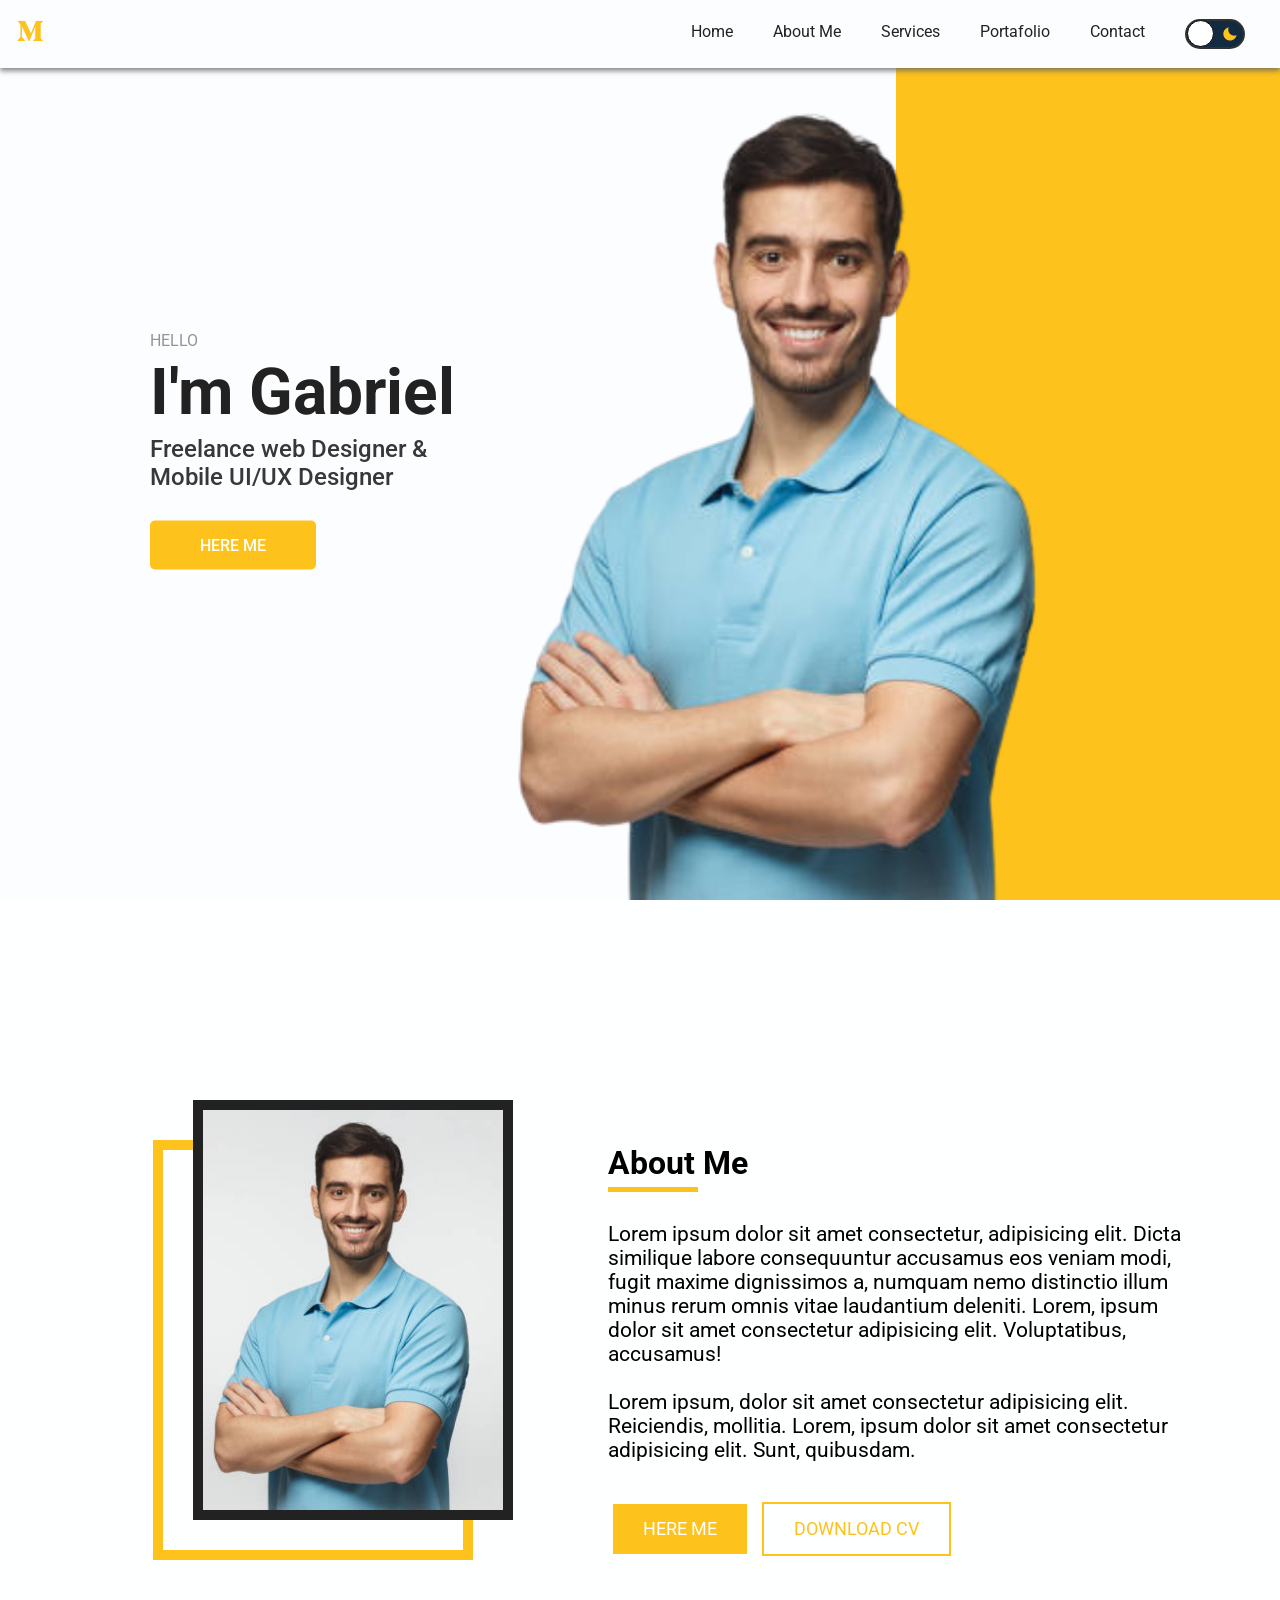
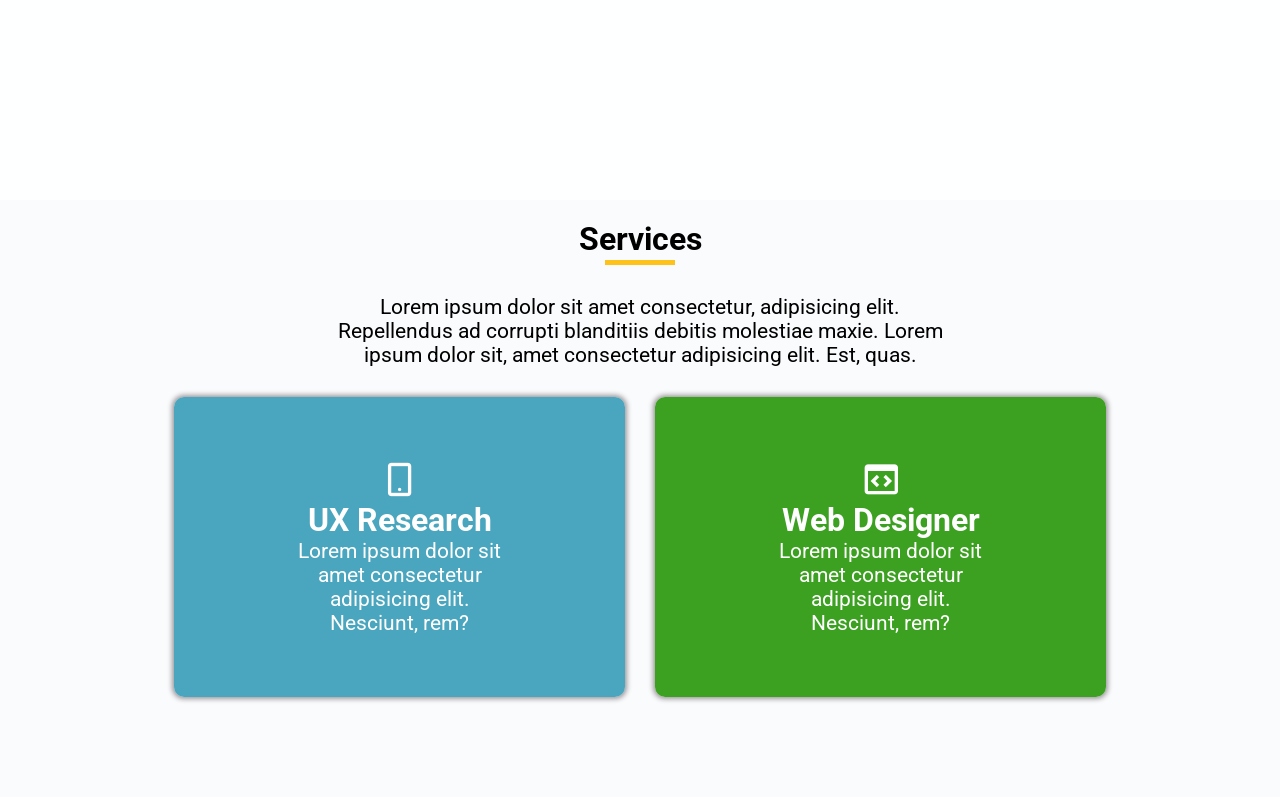
<file: 01-fundamentals/Web_darrk&light/index.html>
<!DOCTYPE html>
<html lang="en">
    <head>
        <meta charset="UTF-8">
        <meta name="viewport" content="width=device-width, initial-scale=1.0">
        <link rel="stylesheet" href="style.css">
        <link rel="preconnect" href="https://fonts.googleapis.com">
        <link rel="preconnect" href="https://fonts.gstatic.com" crossorigin>
        <link href="https://fonts.googleapis.com/css2?family=Roboto:wght@300;400;500;700&display=swap" rel="stylesheet">
        <link href='https://unpkg.com/boxicons@2.1.4/css/boxicons.min.css' rel='stylesheet'>
        <title>Dark and Ligth Web</title>
    </head>
    <body>
        <nav>
            <span class="logo"><i class="bx bxl-medium"></i></span>
            <button class="btn-menu"><i class="bx bx-menu"></i></button>
            <ul class="menu-options">
                <li><a href="#">Home</a></li>
                <li><a href="#">About Me</a></li>
                <li><a href="#">Services</a></li>
                <li><a href="#">Portafolio</a></li>
                <li><a href="#">Contact</a></li>
                <li class="switch">
                    <i class="bx bxs-sun"></i>
                    <i class="bx bxs-moon"></i>
                </li>
            </ul> 
        </nav>
        <header>
            <div class="header__info">
                <div class="info">
                    <div class="info__childs">
                        <p class="hello">HELLO</p>
                        <h1>I'm Gabriel</h1>
                        <p class="description">Freelance web Designer &<br>Mobile UI/UX Designer</p>
                        <button>HERE ME</button>
                    </div>
                </div>
            </div>
            <div class="y-container"></div>
            <img class="foto" src="./images/emp.png" atl="empresario">
        </header>        
        <main>
            <section>
                <div class="about-img">
                    <img src="./images/emp.jpg" alt="">
                </div>
                <article>
                    <h2>About Me</h2>
                    <p>Lorem ipsum dolor sit amet consectetur, adipisicing elit. Dicta similique labore consequuntur accusamus eos veniam modi, fugit maxime dignissimos a, numquam nemo distinctio illum minus rerum omnis vitae laudantium deleniti. Lorem, ipsum dolor sit amet consectetur adipisicing elit. Voluptatibus, accusamus! <br> <br> Lorem ipsum, dolor sit amet consectetur adipisicing elit. Reiciendis, mollitia. Lorem, ipsum dolor sit amet consectetur adipisicing elit. Sunt, quibusdam.</p>
                    <div class="about-btns">
                        <button>HERE ME</button>
                        <button>DOWNLOAD CV</button>
                    </div>
                </article>
            </section>
            <section>
                <h2>Services</h2>
                <p>Lorem ipsum dolor sit amet consectetur, adipisicing elit. Repellendus ad corrupti blanditiis debitis molestiae maxie. Lorem ipsum dolor sit, amet consectetur adipisicing elit. Est, quas.</p>
                <div class="grid-courses">
                    <div class="grid-course-cont">
                        <div class="bg-color blue"></div>
                        <div class="cont">
                            <sapn><i class="bx bx-mobile-alt"></i></sapn>
                            <h3>UX Research</h3>
                            <p>Lorem ipsum dolor sit amet consectetur adipisicing elit. Nesciunt, rem?</p>
                        </div>
                    </div>
                    <div class="grid-course-cont">
                        <div class="bg-color green"></div>
                        <div class="cont">
                            <span><i class="bx bx-code-block"></i></span>
                            <h3>Web Designer</h3>
                            <p>Lorem ipsum dolor sit amet consectetur adipisicing elit. Nesciunt, rem?</p>
                        </div>
                    </div>
                </div>
            </section>
        </main>
        <script src="./js/menu.js"></script>
        <script src="./js/dark.js"></script>
    </body>
</html>
</file>
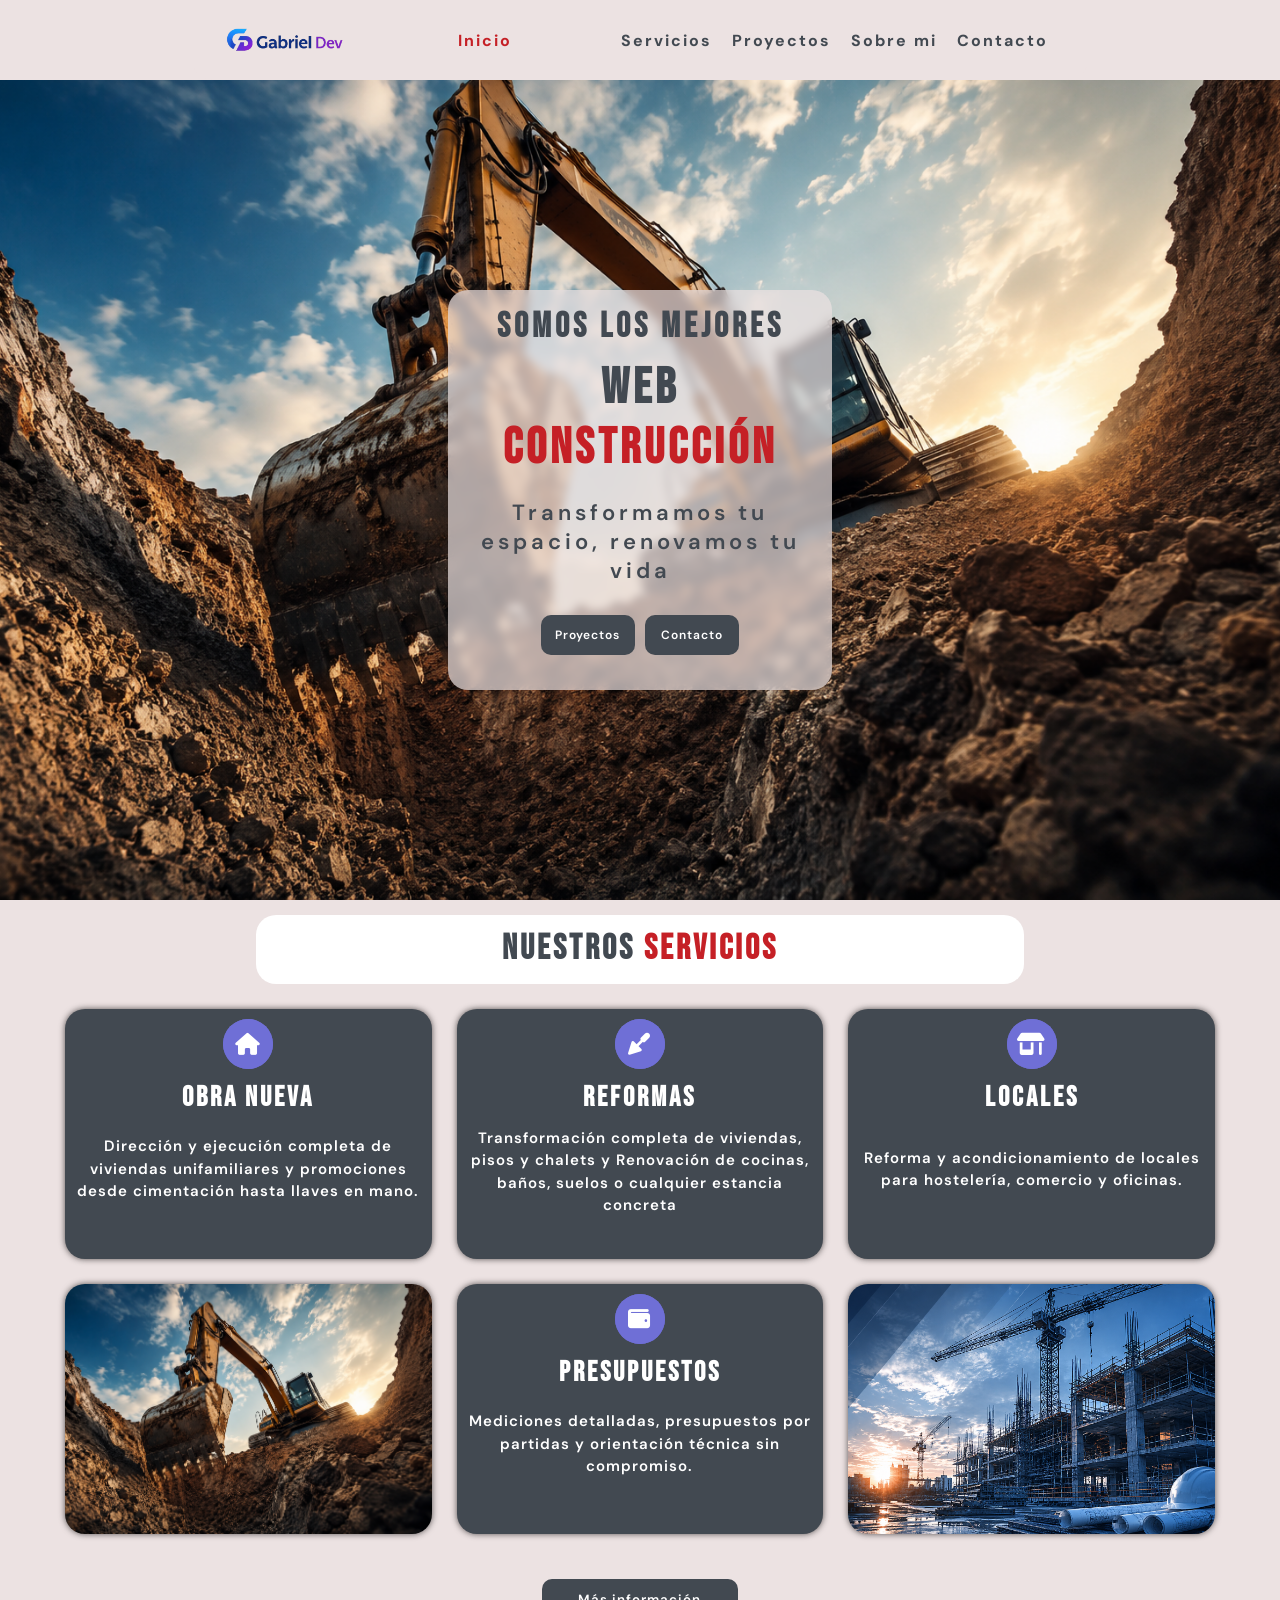
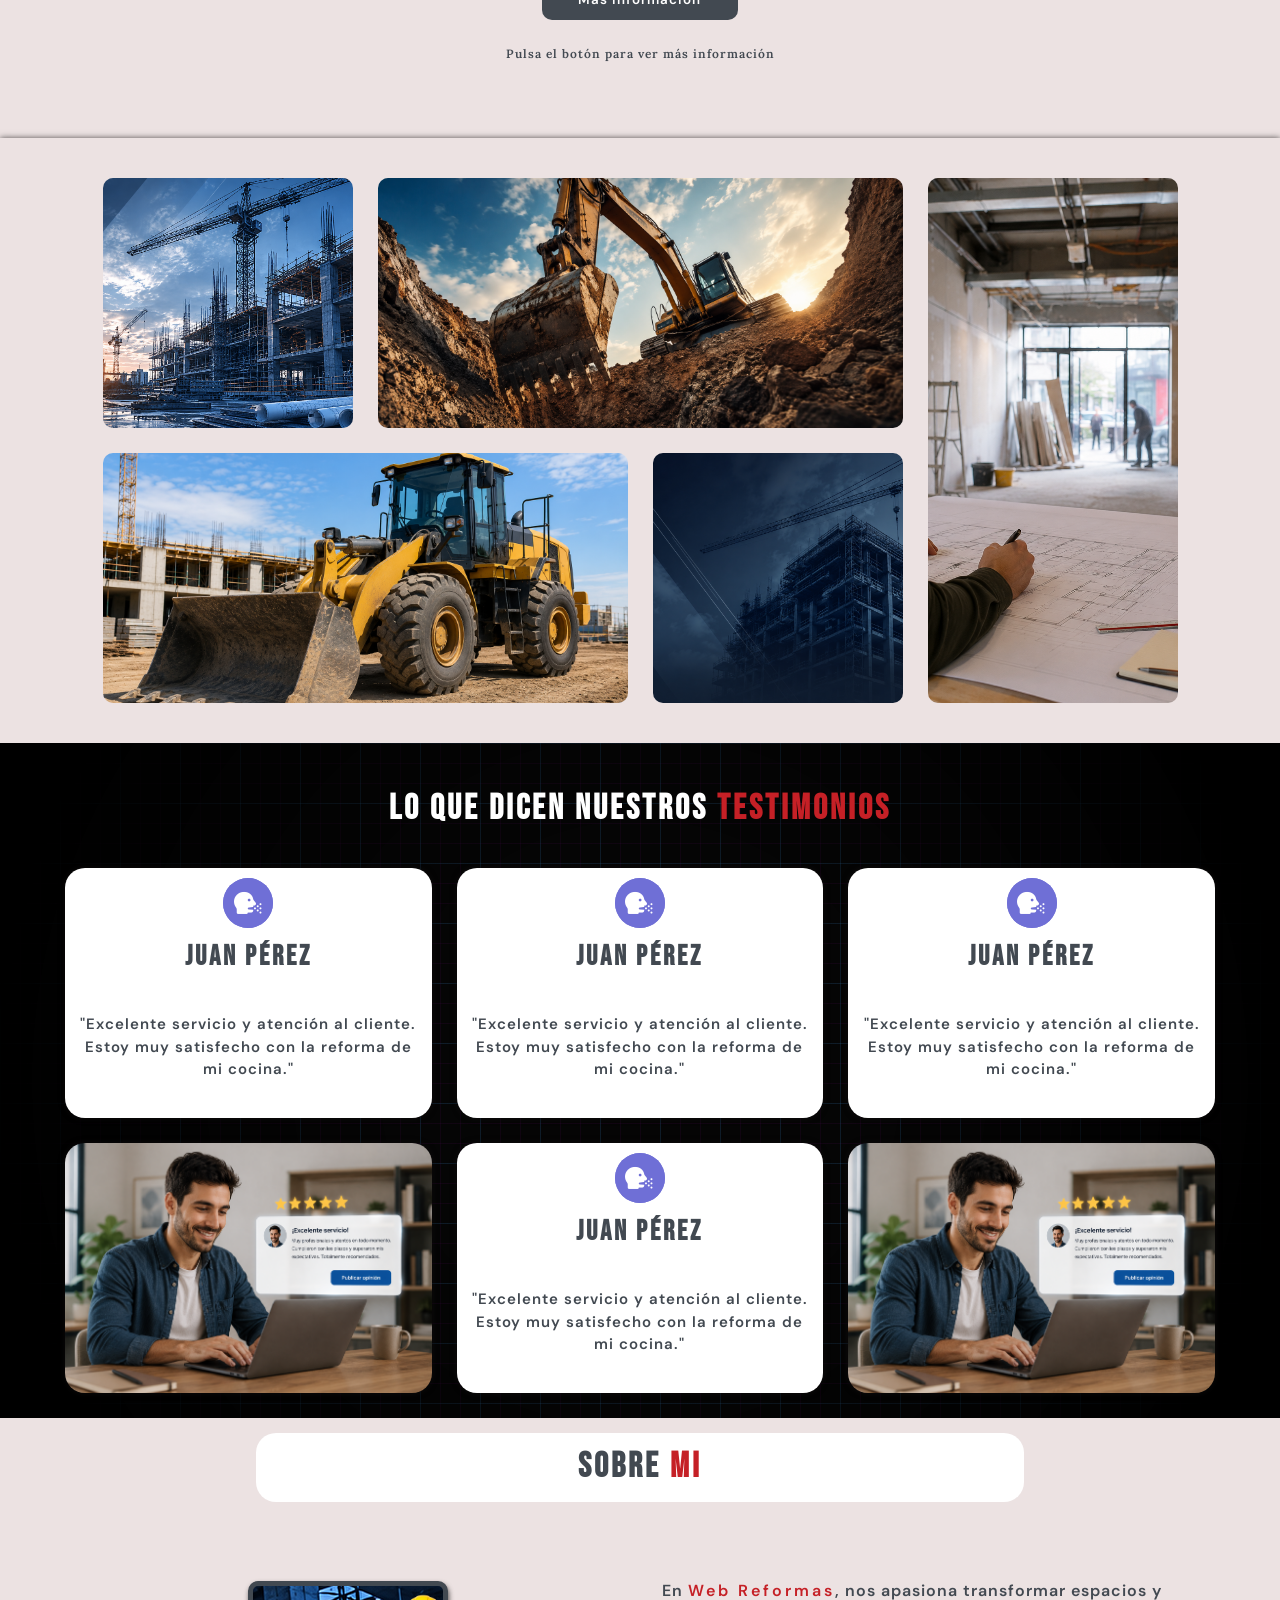
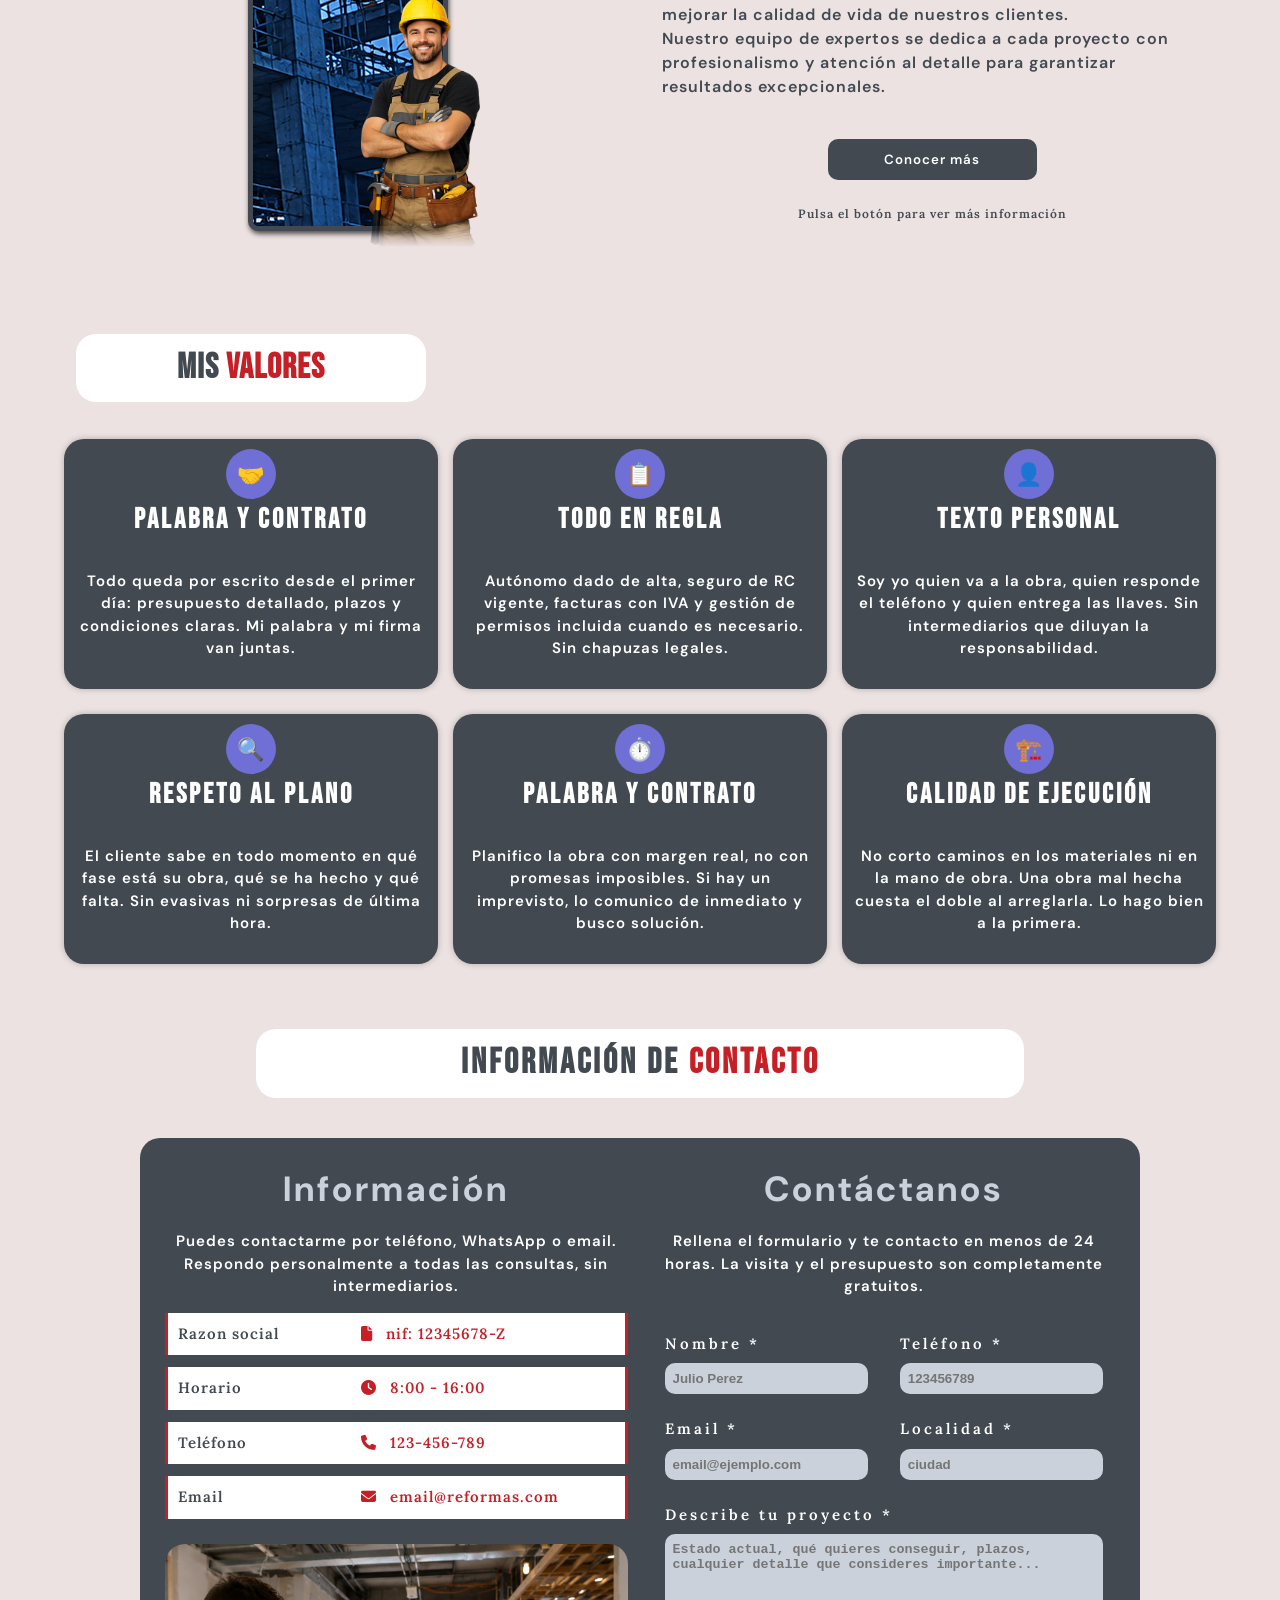
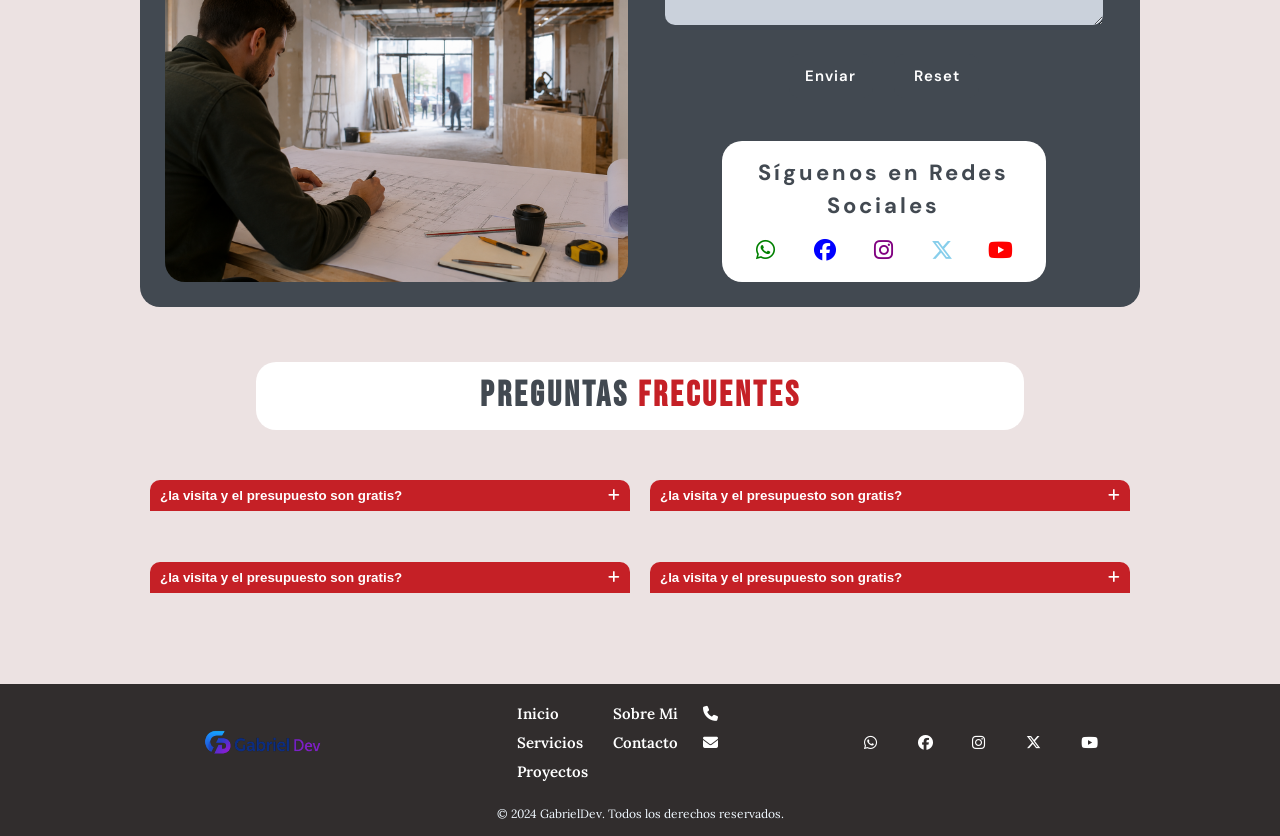
<file: 02-responsive/web-construccion/index.html>
<!DOCTYPE html>
<html lang="es-ES">
  <head>
    <meta charset="UTF-8">
    <meta name="viewport" content="width=device-width, initial-scale=1.0">
    <meta content="Damián Reformas" name="Reformas en general, reformas integrales, reformas de baños, reformas de cocinas, reformas de viviendas, reformas de locales comerciales, reformas de oficinas, reformas de comunidades, reformas de edificios, reformas de fachadas, reformas de tejados, reformas de piscinas, reformas de jardines, reformas de terrazas, reformas de balcones, reformas de garajes, reformas de sótanos, reformas de áticos, reformas de trasteros" name="keywords">
    <link rel="apple-touch-icon" sizes="180x180" href="../../logo/favicon_io/apple-touch-icon.png">
    <link rel="icon" type="image/png" sizes="32x32" href="../../logo/favicon_io/favicon-32x32.png">
    <link rel="icon" type="image/png" sizes="16x16" href="../../logo/favicon_io/favicon-16x16.png">
    <link rel="preconnect" href="https://fonts.googleapis.com">
    <link rel="preconnect" href="https://fonts.gstatic.com" crossorigin>
    <link href="https://fonts.googleapis.com/css2?family=Bebas+Neue&family=DM+Sans:ital,opsz,wght@0,9..40,100..1000;1,9..40,100..1000&family=Lora:ital,wght@0,400..700;1,400..700&display=swap" rel="stylesheet">
    <link rel="stylesheet" href="https://cdnjs.cloudflare.com/ajax/libs/font-awesome/6.5.1/css/all.min.css">
    <link rel="stylesheet" href="./assets/css/index.css">
    <script src="./assets/js/app.js" defer></script>
    <title>Web Construcción</title>
  </head>

  <body>
    <div class="layout-container | u-grid">
      <!-- INIICO HEADER -->
      <header class="header-container | u-grid">
        <!-- INICIO NAV -->
        <nav class="nav-container | u-flex">
          <!-- LOGO -->
          <div class="nav-logo | u-flex u-acenter">
            <!--<img src="./assets/img/logo-emporesa.jpg" alt="logo emppresa">-->
            <img src="../../logo/Logo.png" alt="Logo Empresa">
          </div>
          <!-- MENU -->
          <ul class="nav-menu | u-flex u-fcolumn" id="navMenu">
            <!-- LINKS -->
            <div class="nav-items u-flex u-acenter u-fcolumn">
              <li class="nav-item">
                <a href="#" class="nav-link">Inicio</a>
              </li>
              
              <li class="nav-item">
                <a href="#" class="item-link u-flex u-acenter u-jcenter">
                  <span>Servicios</span>
                  <i class="fa-solid fa-angle-right"></i>
                </a>                            
              </li>

              <li class="nav-item">
                <a href="#" class="item-link u-flex u-acenter u-jcenter">
                  <span>Proyectos</span>
                  <i class="fa-solid fa-angle-right"></i>
                </a>
              </li>

              <li class="nav-item">
                <a href="#" class="item-link u-flex u-acenter u-jcenter">
                  <span>Sobre mi</span>
                  <i class="fa-solid fa-angle-right"></i>
                </a>
              </li>

              <li class="nav-item">
                <a href="#" class="item-link u-flex u-acenter u-jcenter">
                  <span>Contacto</span>
                  <i class="fa-solid fa-angle-right"></i>
                </a>
              </li>             
            </div>
            <!-- ICIONOS SOCIAL -->
            <div class="nav-social-mobile u-flex u-fcolumn">
              <h3>Siguenos en:</h3>
              <div class="social-links u-flex u-jcenter u-fcolumn ">
                <div class="social-left u-flex u-jcenter u-fcolumn">
                  <a href="#"><i class="fa-brands fa-whatsapp"></i>WhatsApp</a>
                  <a href="#"><i class="fa-brands fa-facebook"></i>Facebook</a>
                </div>
                <div class="social-right u-flex u-jcenter u-fcolumn">
                  <a href="#"><i class="fa-brands fa-x-twitter"></i>X</a>
                  <a href="#"><i class="fa-brands fa-instagram"></i>Instagram</a>
                </div>                
              </div>

              <div class="social-video">
                <h3>Nuestros videos: </h3>
                <a href="#"><i class="fa-brands fa-youtube"></i>Youtbe</a>
              </div>
            </div>              
          </ul>
          <!-- MENU BURGER -->
          <button class="nav-burger | u-flex u-acenter u-jcenter u-fcolumn" id="navBurger">
            <span class="nav-burger1"></span>
            <span class="nav-burger2"></span>
            <span class="nav-burger3"></span>
          </button>         
        </nav>
        <!-- FIN NAV -->
        <!-- INICIO HERO -->
        <section class="hero-container u-flex u-acenter u-jcenter">
          <!-- CONTENIDO HERO -->
          <div class="hero-content u-flex u-fcolumn">
            <!-- SUBTITULO -->
            <div class="hero-title u-flex u-acenter u-jcenter u-fcolumn">
              <h2 class="title-section">somos los mejores </h2>
              <h1>Web <span>Construcción</span></h1>
            </div>
            <!-- TITULO / ESLOGAN / BOTONES-->
            <div class="hero-desc u-flex u-acenter u-jcenter u-fcolumn">
              <p>Transformamos tu espacio, renovamos tu vida</p>
              <div class="hero-btn u-flex u-acenter">
                <a class="btn" href="#">Proyectos</a>
                <a class="btn" href="#">Contacto</a>
              </div>
            </div>
          </div>          
        </section>
        <!-- FIN HERO -->
      </header>
      <!-- FIN HEADER -->
      <!-- INICIO MAIN -->
      <main class="main-container u-grid">
        <!-- INICIO SECCION SERVICIOS -->
        <section class="section-container " style="grid-area: section-1">
          <h2 class="title-section">Nuestros<span> servicios</span></h2>
          <div class="section-wrapper | u-grid">
            <div class="box-container | u-grid" style="grid-area: box1">
              <div class="box-icon | u-flex u-acenter u-jcenter">
                <i class="fa-solid fa-house"></i>
              </div>
              <div class="box-title">Obra Nueva</div>
              <p class="desc">Dirección y ejecución completa de viviendas unifamiliares y promociones desde cimentación hasta llaves en mano.</p>
            </div>

            <div class="box-container | u-grid" style="grid-area: box2">
              <div class="box-icon | u-flex u-acenter u-jcenter">
                <i class="fa-solid fa-trowel"></i>
              </div>
              <div class="box-title">Reformas</div>
              <p class="desc">Transformación completa de viviendas, pisos y chalets y Renovación de cocinas, baños, suelos o cualquier estancia concreta</p>
            </div>

            <div class="box-container | u-grid" style="grid-area: box3">
              <div class="box-icon | u-flex u-acenter u-jcenter">
                <i class="fa-solid fa-shop"></i>
              </div>
              <div class="box-title">Locales</div>
              <p class="desc">Reforma y acondicionamiento de locales para hostelería, comercio y oficinas.</p>
            </div>

            <div class="box-img img1" style="grid-area: img1"></div>
            <div class="box-img img2" style="grid-area: img2"></div>

            <div class="box-container | u-grid" style="grid-area: box4">
              <div class="box-icon | u-flex u-acenter u-jcenter">
                <i class="fa-solid fa-wallet"></i>
              </div>
              <div class="box-title">Presupuestos</div>
              <p class="desc">Mediciones detalladas, presupuestos por partidas y orientación técnica sin compromiso.</p>
            </div>
          </div>
          <div class="hero-btn | u-flex u-jcenter u-acenter u-fcolumn">
            <button class="btn" id="btnAbout">Más información</button>
            <p class="cta">Pulsa el botón para ver más información</p>
          </div>

          <div class="section-wrapper about-extra | u-grid" id="about">
            <div class="box-img img1" style="grid-area: img1"></div>
            <div class="box-img img2" style="grid-area: img2"></div>

            <div class="box-container | u-grid" style="grid-area: box5">
              <div class="box-icon | u-flex u-acenter u-jcenter">
                01
              </div>
              <div class="box-title">Tipo de obra</div>
              <p class="desc">Dirección y ejecución completa de viviendas unifamiliares y promociones desde cimentación hasta llaves en mano. Coordino todos los gremios y gestiono materiales, plazos y calidad en cada fase.<br>
                <span>Vivienda Unifamiliar</span>
                <span>Adosados</span>
                <span>Estructuras</span>
                <span>Cerramientos</span>
                <span>Acabados</span>
              </p>
            </div>

            <div class="box-container | u-grid" style="grid-area: box6">
              <div class="box-icon | u-flex u-acenter u-jcenter">
                02
              </div>
              <div class="box-title">Reformas parciales</div>
              <p class="desc">Transformación completa de viviendas, pisos y chalets. Redistribución de espacios, instalaciones nuevas, solados, alicatados, carpinterías y pintura. Entrega limpia y en plazo.<br>
                <span>Cocinas</span>
                <span>Baños</span><br>
                <span>Solados</span>
                <span>Pintura</span>
              </p>
            </div>

            <div class="box-container | u-grid" style="grid-area: box7">
              <div class="box-icon | u-flex u-acenter u-jcenter">
                03
              </div>
              <div class="box-title">Reformas integrales</div>
              <p class="desc">Renovación de cocinas, baños, suelos o cualquier estancia concreta. Resultados de calidad sin necesidad de vaciar toda la vivienda. Mínima molestia, máximo resultado.<br>
                <span>Rehabilitación</span>
                <span>Tabiquería</span>
                <span>Electricidad</span>
                <span>Fontanería</span>
                <span>Acabados</span>
              </p>
            </div>

            <div class="box-container | u-grid" style="grid-area: box8">
              <div class="box-icon | u-flex u-acenter u-jcenter">
                04
              </div>
              <div class="box-title">Rehabilitación de fachadas</div>
              <p class="desc">Reparación y sustitución de cubiertas inclinadas y planas. Impermeabilización con membrana bicapa, solados exteriores en terraza y sistemas de evacuación de aguas. Garantía de hasta 10 años<br>
                <span>Teja árabe</span>
                <span>Cubierta</span>
                <span>Membrana</span>
                <span>Terrazas</span>
                <span>Canalones</span>
              </p>
            </div>

            <div class="box-container | u-grid" style="grid-area: box9">
              <div class="box-icon | u-flex u-acenter u-jcenter">
                05
              </div>
              <div class="box-title">Locales comerciales</div>
              <p class="desc">Reforma y acondicionamiento de locales para hostelería, comercio y oficinas. Gestión de licencia de actividad incluida, adaptación a normativa contra incendios y accesibilidad.<br>
                <span>Hostelería</span>
                <span>Comercio</span>
                <span>Oficina</span>
                <span>Licencia actividades</span>>
              </p>
            </div>

            <div class="box-container | u-grid" style="grid-area: box10">
              <div class="box-icon | u-flex u-acenter u-jcenter">
                06
              </div>
              <div class="box-title">Presupuesto y Asesoramiento</div>
              <p class="desc">Mediciones detalladas, presupuestos por partidas y orientación técnica sin compromiso. Colaboro con arquitectos y aparejadores aportando criterio de obra en fase de proyecto.<br>
                <span>Mediciones</span>
                <span>Partidas</span>
                <span>Consulta técnica</span>
                <span>Sin compromiso</span>
              </p>
            </div>
          </div>
        </section>
        <!-- FIN SECCION SERVICIOS -->
        <!-- INICIO SECCION GALERIA IMAGENES -->
        <section class="section-container" style="grid-area: section-2;">
          <div class="galeria u-grid"> <!-- BLOQUE GALERIA -->
            <img src="./assets/images/imgEdfObra.png" alt="construccion" class="box" style="grid-area: img1"></img>
            <img src="./assets/images/imgHero-bg.png" alt="tractor" class="box" style="grid-area: img2"></img>
            <img src="./assets/images/imgDelineante.png" alt="local reforma" class="box" style="grid-area: img3"></img>
            <img src="./assets/images/imgTracto.png" alt="tractor" class="box" style="grid-area: img4"></img>
            <img src="./assets/images/imgObra-bg.png" alt="obra edificio" class="box" style="grid-area: img5"></img>   
          </div>       
        </section>
        <!-- FIN SECCION GALERIA IMAGENES -->
        <!-- INICIO SECCION TESTIMONIALS -->
        <section class="section-container testimonials" style="grid-area: section-3;">
          <h2 class="title-section">Lo que dicen nuestros <span>testimonios</span></h2>
          <div class="section-wrapper | u-grid">
            <!-- IMAGENES -->
            <div class="box-img img3" styke="grid-area: img1"></div>
            <div class="box-img img4" styke="grid-area: img2"></div>

            <div class="box-container | u-flex u-acenter u-jcenter u-fcolumn" style="grid-area: box1;">
              <div class="box-icon | u-flex u-acenter u-jcenter">
                <i class="fa-solid fa-head-side-cough"></i>
              </div>
              <div class="box-title">Juan Pérez</div>
              <p class="desc">"Excelente servicio y atención al cliente. Estoy muy satisfecho con la reforma de mi cocina."</p>
            </div>

            <div class="box-container u-flex u-acenter u-jcenter u-fcolumn" style="grid-area: box2;">
              <div class="box-icon u-flex u-acenter u-jcenter">
                <i class="fa-solid fa-head-side-cough"></i>
              </div>
              <div class="box-title">Juan Pérez</div>
              <p class="desc">"Excelente servicio y atención al cliente. Estoy muy satisfecho con la reforma de mi cocina."</p>
            </div>

            <div class="box-container u-flex u-acenter u-jcenter u-fcolumn" style="grid-area: box3;">
              <div class="box-icon u-flex u-acenter u-jcenter">
                <i class="fa-solid fa-head-side-cough"></i>
              </div>
              <div class="box-title">Juan Pérez</div>
              <p class="desc">"Excelente servicio y atención al cliente. Estoy muy satisfecho con la reforma de mi cocina."</p>
            </div>

            <div class="box-container u-flex u-acenter u-jcenter u-fcolumn" style="grid-area: box4;">
              <div class="box-icon u-flex u-acenter u-jcenter">
                <i class="fa-solid fa-head-side-cough"></i>
              </div>
              <div class="box-title">Juan Pérez</div>
              <p class="desc">"Excelente servicio y atención al cliente. Estoy muy satisfecho con la reforma de mi cocina."</p>
            </div>
          </div>          
        </section>
        <!-- FIN SECCION TESTIMONIALS -->
        <!-- INICIO SECCION SOBRE MI --> 
        <section class="section-container" style="grid-area: section-4; background-color: var(--color-backgronud);">
          <h2 class="title-section">Sobre <span>Mi</span></h2>
          <!-- SECCION SOBRE MI -->
          <div class="section-about | u-grid">
            <div class="about-img | u-flex u-acenter u-jcenter"><!-- IMAGEN -->
              <div class="square-img">
                <img src="./assets/images/ImgSobreMi.png" alt="Mi imagen">
              </div>              
            </div>
            <!-- DESCRICIOPN SOBRE MI / BOTON -->
            <div class="about-desc | u-flex u-acenter u-jcenter u-fcolumn"><!-- DESCRIPON -->
              <p class="desc">En <span>Web Reformas</span>, nos apasiona transformar espacios y mejorar la calidad de vida de nuestros clientes.<br> Nuestro equipo de expertos se dedica a cada proyecto con profesionalismo y atención al detalle para garantizar resultados excepcionales.</p>
              <div class="hero-btn | u-flex u-acenter u-jcenter u-fcolumn">
                <button class="btn" id="btn">Conocer más</button><!-- BOTON -->
                <p class="cta">Pulsa el botón para ver más información</p>
              </div>             
            </div>
          </div>
            <!-- CONTENEDOR HABILIDADES -->
          <div class="skills-container | u-grid" id="skills">
            <!-- HABILIDADES-->
            <div class="skills-content | u-grid" style="grid-area: skill1;">
              <div class="box-icon | u-flex u-acenter u-jcenter">01</div>
              <h2 class="box-title">Nuestras Habilidades</h2>
              <p class="desc">Contamos con un equipo de profesionales altamente capacitados en diversas áreas de reformas, desde diseño hasta ejecución, para garantizar resultados excepcionales en cada proyecto.</p>
            </div>

            <div class="skills-content | u-grid" style="grid-area: skill2;">
              <div class="box-icon | u-flex u-acenter u-jcenter">02</div>
              <h2 class="box-title">Compromiso con la Calidad</h2>
              <p class="desc">Utilizamos materiales de primera calidad y técnicas avanzadas para asegurar que cada reforma cumpla con los más altos estándares de calidad y durabilidad.</p>
            </div>  
          
            <div class="skills-content | u-grid" style="grid-area: skill3;">
              <div class="box-icon | u-flex u-acenter u-jcenter">03</div>
              <h2 class="box-title">Atención Personalizada</h2>
              <p class="desc">Nos comprometemos a entender las necesidades y deseos de nuestros clientes para ofrecer soluciones de reformas personalizadas que superen sus expectativas.</p>
            </div>

            <div class="skills-content | u-grid" style="grid-area: skill4;">
              <div class="box-icon | u-flex u-acenter u-jcenter">04</div>
              <h2 class="box-title">Innovación y Creatividad</h2>
              <p class="desc">Nos mantenemos a la vanguardia de las tendencias y tecnologías en reformas para ofrecer soluciones innovadoras y creativas que transformen los espacios de nuestros clientes.</p>
            </div>  
          </div>

          <div class="values-container | u-grid">
            <h3 class="title-section" style="grid-area: title;">Mis <span>valores</span></h3>
            <!-- VALORES -->
            <div class="values-content | u-grid" style="grid-area: val1;">
              <div class="box-icon">🤝</div>
              <div class="box-title">
                <h4>Palabra y contrato</h4>
              </div>
              <p class="desc">
                Todo queda por escrito desde el primer día: presupuesto detallado, plazos y condiciones claras. Mi palabra y mi firma van juntas.
              </p>
            </div>

            <div class="values-content | u-grid" style="grid-area: val4;">
              <div class="box-icon">🔍</div>
              <div class="box-title">
                <h4>Respeto al plano</h4>
              </div>
              <p class="desc">
              El cliente sabe en todo momento en qué fase está su obra, qué se ha hecho y qué falta. Sin evasivas ni sorpresas de última hora.
              </p>
            </div>

            <div class="values-content | u-grid" style="grid-area: val5;">
              <div class="box-icon">⏱️</div>
              <div class="box-title">
                <h4>Palabra y contrato</h4>
              </div>
              <p class="desc">
                Planifico la obra con margen real, no con promesas imposibles. Si hay un imprevisto, lo comunico de inmediato y busco solución.
              </p>
            </div>

            <div class="values-content | u-grid" style="grid-area: val6;">
              <div class="box-icon">🏗️</div>
              <div class="box-title">
                <h4>Calidad de ejecución</h4>
              </div>
              <p class="desc">
                No corto caminos en los materiales ni en la mano de obra. Una obra mal hecha cuesta el doble al arreglarla. Lo hago bien a la primera.
              </p>
            </div>

            <div class="values-content | u-grid" style="grid-area: val3;">
              <div class="box-icon">👤</div>
              <div class="box-title">
                <h4>Texto personal</h4>
              </div>
              <p class="desc">
                Soy yo quien va a la obra, quien responde el teléfono y quien entrega las llaves. Sin intermediarios que diluyan la responsabilidad.
              </p>
            </div>

            <div class="values-content | u-grid" style="grid-area: val2;">
              <div class="box-icon">📋</div>
              <div class="box-title">
                <h4>Todo en regla</h4>
              </div>
              <p class="desc">
                Autónomo dado de alta, seguro de RC vigente, facturas con IVA y gestión de permisos incluida cuando es necesario. Sin chapuzas legales.
              </p>
            </div>
          </div>  
        </section>
        <!-- FIN SECCION SOBRE MI -->
        <!-- INICIO SECCION CONTACTO / INFO -->
        <section class="section-container" style="grid-area: section-5;">
          <h2 class="title-section">información de <span>contacto</span></h2>
          <!-- BLOQUE INFO -->
          <div class="contact-container u-grid">
            <div class="contact-info u-flex u-acenter u-fcolumn">
              <h3 class="contact-title">Información</h3>
              <p class="desc"> Puedes contactarme por teléfono, WhatsApp o email. 
              Respondo personalmente a todas las consultas, sin intermediarios.
              </p>
              
              <div class="contact-content u-flex u-acenter">
                <p>Razon social</p>
                <span href="tel:123456789">
                  <i class="icon fa-solid fa-file"></i>
                  nif: 12345678-Z
                </span>
              </div>

              <div class="contact-content u-flex u-acenter">
                <p>Horario</p>
                <span href="tel:123456789">
                  <i class="icon fa-solid fa-clock"></i>
                  8:00 - 16:00
                </span>
              </div>

              <div class="contact-content u-flex u-acenter ">
                <p>Teléfono</p>
                <a href="tel:123456789">
                  <i class="icon fa-solid fa-phone"></i>
                  123-456-789
                </a>
              </div>
            
              <div class="contact-content u-flex u-acenter">
                <p>Email</p>
                <a href="mailto:email@reformas.com">
                  <i class="icon fa-solid fa-envelope"></i>
                  email@reformas.com
                </a>
              </div>
            </div>
            
            <!-- BLOQUE FORMULARIO -->
            <div class="contact-form | u-flex u-acenter u-fcolumn">
              <h3 class="contact-title">Contáctanos</h3>
              <p class="desc">Rellena el formulario y te contacto en menos de 24 horas. La visita y el presupuesto son completamente gratuitos.</p>
              <form  class="form-container | u-flex u-fcolumn" action="" method="post">
                
                <div class="form-group | u-flex">
                  <div class="form-content">
                    <div class="form-label">
                      <label for="name">Nombre *</label>
                    </div>
                    <div class="form-input">
                      <input class="input" type="text" id="name" name="name" placeholder="Julio Perez" minlength="3" required>
                    </div>                 
                  </div>

                  <div class="form-content">
                    <div class="form-label">
                      <label for="tel">Teléfono *</label>
                    </div>
                    <div class="form-input">
                      <input class="input" type="tel" name="tel" max="9" placeholder="123456789" required>
                    </div>                
                  </div>
                </div>

                <!-- SEGUNDO BLOQUE FORM INPUT -->
                <div class="form-group | u-flex">
                  <div class="form-content">
                    <div class="form-label">
                      <label for="email">Email *</label>
                    </div>
                    <div class="form-input">
                      <input class="input" type="email" name="email" placeholder="email@ejemplo.com" required>
                    </div>                  
                  </div>

                  <div class="form-content">
                    <div class="form-label">
                      <label for="zona">Localidad *</label>
                    </div>
                    <div class="form-input">
                      <input class="input" type="text" name="zona" placeholder="ciudad" required>
                    </div>                  
                  </div>
                </div>  
                <!-- CUARTO GRUPO FORM TEXTAREA -->
                <div class="form-group">
                  <div class="form-content">
                    <div class="form-label">
                      <label for="messaje">Describe tu proyecto *</label>
                    </div>
                    <div class="form-textarea">
                      <textarea class="textarea" name="messaje" cols="18" rows="5" placeholder="Estado actual, qué quieres conseguir, plazos, cualquier detalle que consideres importante..."></textarea>
                    </div>
                  </div>
                </div>

                <!-- botones -->
                <div class="form-btn | u-flex u-acenter">
                  <button class="btn submit" type="submit">Enviar</button>
                  <button class="btn reset" type="reset">Reset</button>
                </div>             
              </form>
            </div>

            <div class="contact-img" style="grid-area: img"></div>

            <!-- BLOQUE LINKS SOCIALES -->
            <div class="contact-social | u-flex u-acenter u-jcenter">
              <h3 class="contact-title">Síguenos en Redes Sociales</h3>
              <div class="contact-icons | u-flex u-acenter">
                <a class="social-link" href="#"><i class="fa-brands fa-whatsapp" style="color: green;"></i></a>
                <a class="social-link" href="#"><i class="fa-brands fa-facebook" style="color: blue;"></i></a>
                <a class="social-link" href="#"><i class="fa-brands fa-instagram" style="color: purple;"></i></a>
                <a class="social-link" href="#"><i class="fa-brands fa-x-twitter" style="color: skyblue;"></i></a>  
                <a class="social-link" href="#"><i class="fa-brands fa-youtube" style="color: red;"></i></a>                  
              </div>   
            </div>
          </div>
        </section>
        <!-- FIN SECCION CONTACTO / INFO -->
        <section class="section-container" style="grid-area: section-6">
          <h2 class="title-section">preguntas <span>frecuentes</span></h2>
          <dic class="fag-container | u-grid">
            <div class="fag-content | u-flex u-acenter u-fcolumn" style="grid-area: fag1;">
              <button class="fag-btn | u-flex u-acenter">
                ¿la visita y el presupuesto son gratis?
                <div class="fag-icon"><i class="fa-solid fa-plus"></i></div>
              </button>
              <div class="fag-overlay">
                Sí, completamente. Me desplazo a ver la obra sin ningún coste y entrego un presupuesto detallado con mediciones y partidas en un plazo máximo de 48 horas. Sin sorpresas ni letra pequeña.
              </div>
            </div>

            <div class="fag-content | u-flex u-acenter u-fcolumn"  style="grid-area: fag2;">
              <button class="fag-btn | u-flex u-acenter">
                ¿la visita y el presupuesto son gratis?
                <div class="fag-icon"><i class="fa-solid fa-plus"></i></div>
              </button>
              <div class="fag-overlay">
                Sí, completamente. Me desplazo a ver la obra sin ningún coste y entrego un presupuesto detallado con mediciones y partidas en un plazo máximo de 48 horas. Sin sorpresas ni letra pequeña.
              </div>
            </div>

            <div class="fag-content | u-flex u-acenter u-fcolumn" style="grid-area: fag3;">
              <button class="fag-btn | u-flex u-acenter">
                ¿la visita y el presupuesto son gratis?
                <div class="fag-icon"><i class="fa-solid fa-plus"></i></div>
              </button>
              <div class="fag-overlay">
                Sí, completamente. Me desplazo a ver la obra sin ningún coste y entrego un presupuesto detallado con mediciones y partidas en un plazo máximo de 48 horas. Sin sorpresas ni letra pequeña.
              </div>
            </div>

            <div class="fag-content | u-flex u-acenter u-fcolumn" style="grid-area: fag4;">
              <button class="fag-btn | u-flex u-acenter">
                ¿la visita y el presupuesto son gratis?
                <div class="fag-icon"><i class="fa-solid fa-plus"></i></div>
              </button>
              <div class="fag-overlay">
                Sí, completamente. Me desplazo a ver la obra sin ningún coste y entrego un presupuesto detallado con mediciones y partidas en un plazo máximo de 48 horas. Sin sorpresas ni letra pequeña.
              </div>
            </div>
          </dic>


        </section>
      </main>
      <!-- FIN MAIN -->
      <!--INICIO FOOTER -->
      <footer class="footer-container">
        <div class="footer-content | u-grid u-acenter">
          <div class="footer-logo | u-flex u-acenter u-jcenter">
            <img src="../../logo/Logo.png" alt="Logo Empresa">
          </div>

          <div class="footer-links | u-flex u-acenter u-jcenter">
            <div class="link-group | u-flex u-fcolumn">
              <a class="footer-link" href="index.html">Inicio</a>
              <a class="footer-link" href="#">Servicios</a>
              <a class="footer-link" href="#">Proyectos</a>
            </div>
            <div class="link-group | u-flex u-fcolumn">
              <a class="footer-link" href="#">Sobre Mi</a>
              <a class="footer-link" href="#">Contacto</a>
            </div> 
            <div class="link-group | u-flex u-fcolumn">
              <a class="footer-link" href="tel:1234567890"><i class="icon fa-solid fa-phone"></i></a>
              <a class="footer-link" href="mailto:info@reformas.com"><i class="icon fa-solid fa-envelope"></i></a>
            </div>            
          </div>

          <div class="footer-social | u-flex">
            <a class="footer-link" href="#"><i class="fa-brands fa-whatsapp" ></i></a>
            <a class="footer-link" href="#"><i class="fa-brands fa-facebook" ></i></a>
            <a class="footer-link" href="#"><i class="fa-brands fa-instagram"></i></a>
            <a class="footer-link" href="#"><i class="fa-brands fa-x-twitter"></i></a>  
            <a class="footer-link" href="#"><i class="fa-brands fa-youtube" ></i></a>                  
          </div>          
        </div>
        <p class="footer-text" style="color: aliceblue;">© 2024 GabrielDev. Todos los derechos reservados.</p>            
      </footer> 
      <!-- FIN FOOTER -->     
    </div>  
  </body>
</html>
</file>
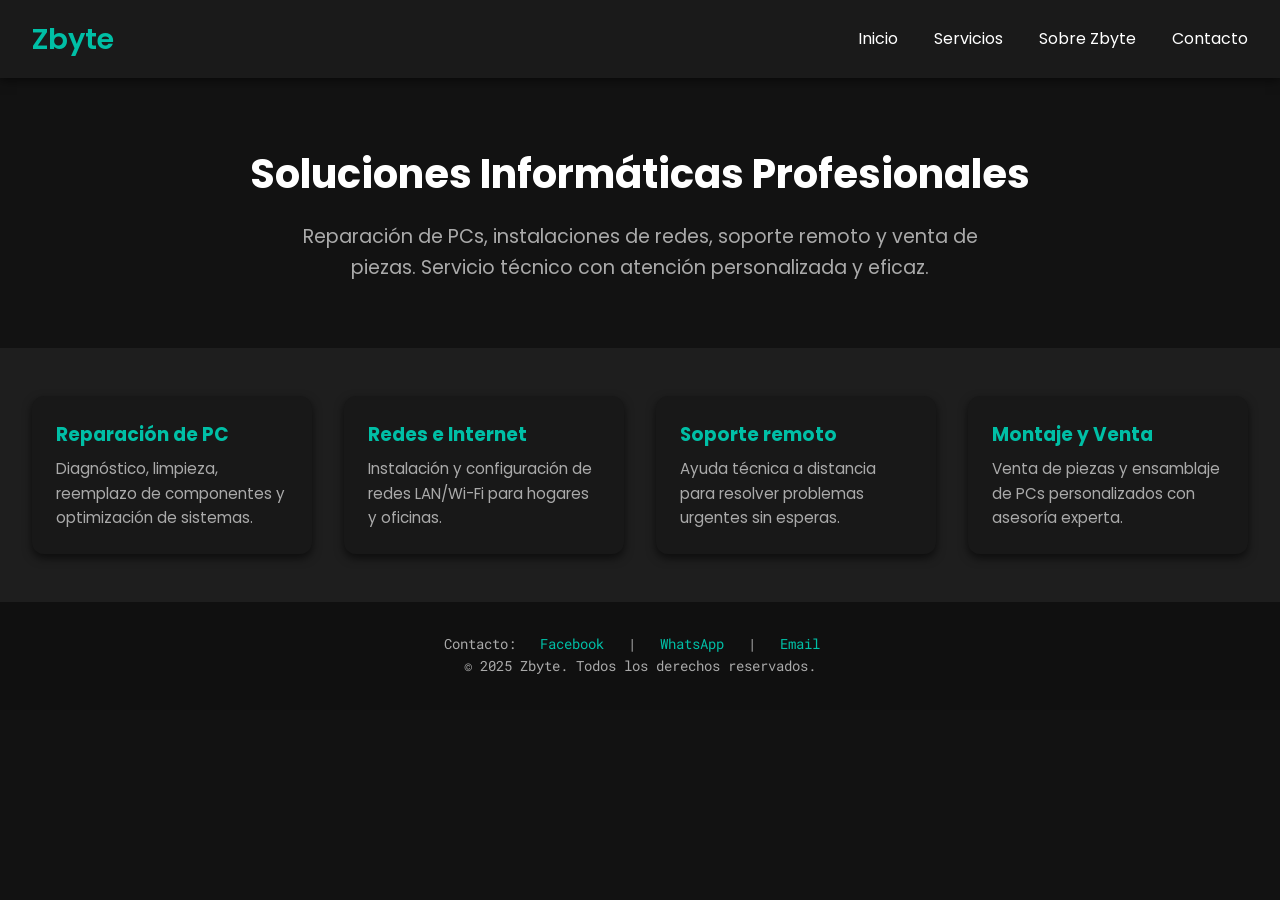
<file: 01-fundamentals/web-contacto/chat.html>
<!DOCTYPE html>
<html lang="es">
<head>
  <meta charset="UTF-8">
  <meta name="viewport" content="width=device-width, initial-scale=1.0">
  <title>Zbyte - Técnico Informático</title>
  <link rel="icon" href="🖥️">
  <style>
    @import url('https://fonts.googleapis.com/css2?family=Poppins:wght@300;400;600&family=Roboto+Mono:wght@300;400;600&display=swap');

    :root {
      --bg-dark: #121212;
      --section-bg: #1E1E1E;
      --text-main: #ffffff;
      --text-secondary: #aaaaaa;
      --accent: #00BFA6;
      --border-color: #2A2A2A;
    }

    * {
      margin: 0;
      padding: 0;
      box-sizing: border-box;
    }

    body {
      font-family: 'Poppins', sans-serif;
      background-color: var(--bg-dark);
      color: var(--text-main);
      line-height: 1.6;
    }

    header {
      background-color: #1A1A1A;
      padding: 1rem 2rem;
      display: flex;
      justify-content: space-between;
      align-items: center;
      box-shadow: 0 2px 10px rgba(0, 0, 0, 0.6);
      position: sticky;
      top: 0;
      z-index: 10;
    }

    .logo {
      font-size: 1.8rem;
      font-weight: 600;
      color: var(--accent);
    }

    nav a {
      margin-left: 2rem;
      text-decoration: none;
      color: var(--text-main);
      font-weight: 400;
      transition: color 0.3s;
    }

    nav a:hover {
      color: var(--accent);
    }

    .hero {
      padding: 4rem 2rem;
      text-align: center;
    }

    .hero h1 {
      font-size: 2.5rem;
      margin-bottom: 1rem;
    }

    .hero p {
      font-size: 1.2rem;
      color: var(--text-secondary);
      max-width: 700px;
      margin: 0 auto;
    }

    .services-preview {
      background-color: var(--section-bg);
      padding: 3rem 2rem;
      display: grid;
      grid-template-columns: repeat(auto-fit, minmax(220px, 1fr));
      gap: 2rem;
    }

    .service-card {
      background-color: #181818;
      padding: 1.5rem;
      border-radius: 0.75rem;
      box-shadow: 0 4px 10px rgba(0, 0, 0, 0.6);
      transition: transform 0.2s;
    }

    .service-card:hover {
      transform: translateY(-5px);
    }

    .service-card h3 {
      margin-bottom: 0.5rem;
      color: var(--accent);
    }

    .service-card p {
      color: var(--text-secondary);
      font-size: 0.95rem;
    }

    footer {
      background-color: #101010;
      text-align: center;
      padding: 2rem 1rem;
      font-size: 0.85rem;
      color: var(--text-secondary);
      font-family: 'Roboto Mono', monospace;
    }

    .social-links a {
      color: var(--accent);
      margin: 0 1rem;
      text-decoration: none;
    }

  </style>
</head>
<body>

  <header>
    <div class="logo">Zbyte</div>
    <nav>
      <a href="index.html">Inicio</a>
      <a href="servicios.html">Servicios</a>
      <a href="sobre.html">Sobre Zbyte</a>
      <a href="contacto.html">Contacto</a>
    </nav>
  </header>

  <section class="hero">
    <h1>Soluciones Informáticas Profesionales</h1>
    <p>Reparación de PCs, instalaciones de redes, soporte remoto y venta de piezas. Servicio técnico con atención personalizada y eficaz.</p>
  </section>

  <section class="services-preview">
    <div class="service-card">
      <h3>Reparación de PC</h3>
      <p>Diagnóstico, limpieza, reemplazo de componentes y optimización de sistemas.</p>
    </div>
    <div class="service-card">
      <h3>Redes e Internet</h3>
      <p>Instalación y configuración de redes LAN/Wi-Fi para hogares y oficinas.</p>
    </div>
    <div class="service-card">
      <h3>Soporte remoto</h3>
      <p>Ayuda técnica a distancia para resolver problemas urgentes sin esperas.</p>
    </div>
    <div class="service-card">
      <h3>Montaje y Venta</h3>
      <p>Venta de piezas y ensamblaje de PCs personalizados con asesoría experta.</p>
    </div>
  </section>

  <footer>
    <p>Contacto: 
      <span class="social-links">
        <a href="https://facebook.com/zbyte" target="_blank">Facebook</a> | 
        <a href="https://wa.me/123456789" target="_blank">WhatsApp</a> | 
        <a href="mailto:contacto@zbyte.com">Email</a>
      </span>
    </p>
    <p>&copy; 2025 Zbyte. Todos los derechos reservados.</p>
  </footer>

</body>
</html>
</file>
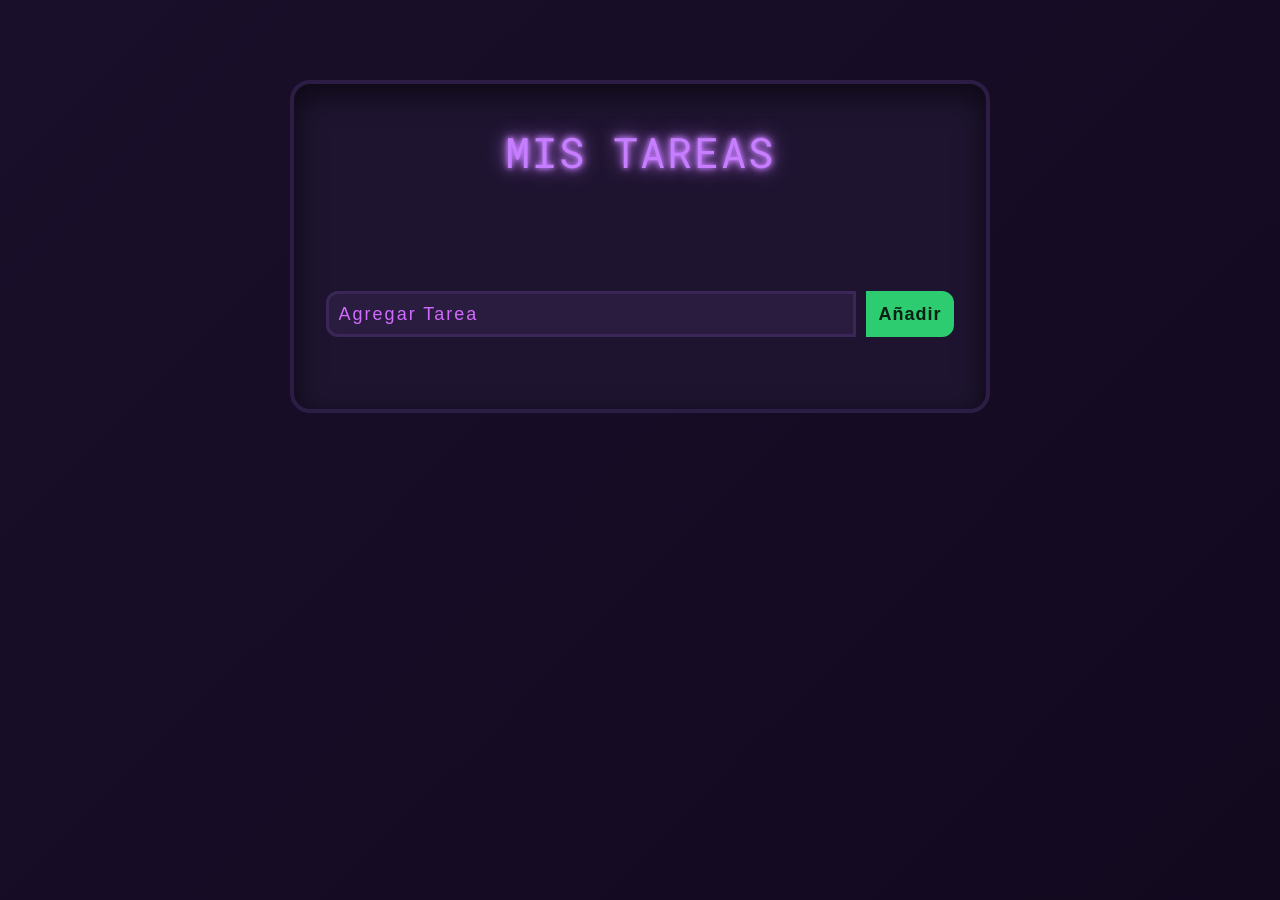
<file: 02-responsive/portfolio(Beta)/projects/toDoList.html>
<!DOCTYPE html>
<html lang="en">
	<head>
			<meta charset="UTF-8">
			<meta name="viewport" content="width=device-width, initial-scale=1.0">
			<link rel="stylesheet" href="../assets/css/toDoList.css">
			<link rel="stylesheet" href="https://cdnjs.cloudflare.com/ajax/libs/font-awesome/6.5.1/css/all.min.css">
			<title>To Do List</title>
	</head>
	<body>
	
		<div class="container">
			<!-- INICIO BLOQUE CABECERA -->
			<header class="header__container">
				<h1>MIS TAREAS</h1>			
			</header>
			<!-- FIN BLOQUE CABECERA -->
			<!-- INICIO BLOQUE TO DO LIST -->
			<main class="main">

				<section class="section__container"> <!-- BLOQUE PRINCIPAL -->
					<div class="input__container">
						<input type="text" id="inputText" placeholder="Agregar Tarea"><!--Añadir tarea -->
						<button class="add__btn" id="addBtn">Añadir</button><!-- Boton añadir -->
					</div>
					<!-- BLOQUE LISTA DE TAREAS -->
					<ul class="todo__list" id="todoList"> 

						<!-- Lista -->
						<!--<li class="text__item" id="li"> 
							<input type="checkbox" class="list__check" id="todo">
							
							<label class="item__check" for="todo"></label>
							
							<label class="list__text" for="todo"></label>

							<button class="btn__delete" id="btnDelete"><i class="fa-solid fa-trash-can"></i></button>
						</li>-->
					</ul>
				</section>
			</main>
			<!-- FIN BLOQUE TO DO LIST -->
		</div>	

		<script src="../assets/js/toDoList.js"></script>
	</body>
</html>
</file>
<file: 01-fundamentals/Web_darrk&light/style.css>
* {
    margin: 0;
    padding: 0;
    box-sizing: border-box;
    font-family: 'Roboto', sans-serif;
}
body {
    overflow-x: hidden;
}
nav {
    position: fixed;
    width: 100%;
    left: 0;
    right: 0;
    margin: auto;
    display: flex;
    padding: 15px;
    justify-content: space-between;
    align-items: center;
    background: #fcfdff;
    box-shadow: 0 3px 5px 0 rgba(99, 98, 98, 0.75);
    z-index: 99;
    transition: all .5s ease;
}
.logo i {
    color: #fdc21c;
}
nav span {
    font-size: 2rem;
}
nav ul {
    display: flex;
    align-items: center;
}
nav .btn-menu {
    display: none;
    line-height: 50%;
    font-size: 2rem;
    padding: 0 2px;
    cursor: pointer;
}
nav ul li {
    position: relative;
    margin: 0 20px;
    list-style: none;
    padding-bottom: 5px;
}
nav ul li::before {
    content: "";
    position: absolute;
    height: 5px;
    width: 0;
    bottom: 0;
    transition: all .5s ease;
}
nav ul li:hover::before {
    content: "";
    position: absolute;
    height: 5px;
    width: 40px;
    bottom: 0;
    background: #fdc21c;
}
nav ul li a {
    text-decoration: none;
    color: #222;
}
header {
    position: relative;
    display: flex;
    height: 100vh;
    background: #fcfdff;
}
header .foto {
    height: 90%;
    right: -10%;
    bottom: 0;
    position: absolute;
    transition: all .5s ease;
}
.header__info {
    display: flex;
    width: 70%;
    height: 100vh;
    justify-content: space-between;
    background: #fcfdff;
    transition: all .5s ease;
}
.info {
    position: relative;
    width: 100%;
}
.info__childs {
    position: relative;
    top: 50%;
    left: 50%;
    transform: translate(-50%, -50%);
    margin-left: 100px;
}
.hello {
    color: #929496;
    margin-bottom: 5px;
}
h1 {
    color: #222;
    font-size: 4rem;
    margin-bottom: 5PX;
}
.info__childs .description {
    color: #383838;
    font-size: 1.5rem;
    font-weight: 500;
}
.info__childs button {
    margin-top: 30px;
    padding: 15px 50px;
    background: #fdc21c;
    outline: none;
    border: none;
    border-radius: 5px;
    color: #fff;
    font-weight: 500;
    font-size: 1rem;
    cursor: pointer;
    transition:  all .5s ease;
}
.info__childs button:hover {
    box-shadow: 0 0 20px 0 rgba(189, 182, 189, 1);
}
.y-container {
    width: 30%;
    background: #fdc21c;
}
main section:first-child {
    display: flex;
    align-items: center;
    justify-content: space-around;
    background: #feffff;
    padding: 100px 0;
    height: 100vh;
    transition: all .5s ease;
}
.about-img {
    width: 300px;
    height: 400px;
    margin-left: 90px;
    outline: solid 10px #fdc21c;
}
.about-img img {
    width: 100%;
    height: 100%;
    object-fit: cover;
    outline: 10px solid #222;
    transform: translate(40px, -40px);    
}
main section:first-child article {
    width: 600px;
    font-size: 1.3rem;
}
main section:first-child article h2 {
    position: relative;
    margin-bottom: 40px;
    font-size: 2rem;
}
main section:first-child article h2::before {
    content: "";
    position: absolute;
    width: 15%;
    height: 100%;
    border-bottom: 5px solid #fdc21c;
    margin: 5px 0;
}
.about-btns {
    margin-top: 40px;
}
.about-btns button {
    padding: 15px 30px;
    margin: 0 5px;
    background: #fdc21c;
    outline: none;
    border: none;
    color: #fff;
    cursor: pointer;
    font-size: 1.1rem;
    transition: all .5s ease;
}
.about-btns button:first-child:hover {
    box-shadow: 0px 0px 20px 0px rgba(189,182,189,1);
}
.about-btns button:nth-child(2) {
    background: transparent;
    border: 2px solid #fdc21c;
    color: #fdc21c;
    transition: all .5s ease;
}
.about-btns button:nth-child(2):hover {
    background: #fdc21c;
    color: #fff;
}
main section:nth-child(2) {
    background: #fafbfd;
    text-align: center;
    padding: 20px;
    transition: all .5s ease;
}
main section:nth-child(2) h2 {
    position: relative;
    margin-bottom: 30px;
    font-size: 2rem;
    padding-bottom: 7px;
}
main section:nth-child(2) h2::before {
    content: "";
    position: absolute;
    right: 0;
    left: 0;
    bottom: 0;
    height: 5px;
    margin: auto;
    width: 70px;
    background: #fdc21c;
}
main section:nth-child(2) p {
    width: 50%;
    margin: auto;
    font-size: 1.3rem;
}
.grid-courses {
    display: grid;
    padding: 30px;
    width: 80%;
    max-width: 1100px;
    gap: 30px;
    justify-content: center;
    margin: auto;
    grid-template-columns: repeat(auto-fit, minmax(300px, 1fr));
    margin-bottom: 50px;
}
.grid-courses .grid-course-cont {
    position: relative;
    border-radius: 10px;
    height: 300px;
    padding: 20px;
    border-radius: 10px;
    color: #fff;
    box-shadow: 0 0 5px 2px rgba(156,151,156,1);
}
.bg-color {
    border-radius: 10px;
    position: absolute;
    width: 100%;
    height: 100%;
    top: 0;
    left: 0;
    background-image: url("./images/background.jpg");
    background-size: cover;
    background-color: rgba(255,0,0,253);
    background-blend-mode: overlay;
    z-index: 3;
}
.cont {
    position: relative;
    top: 50%;
    left: 50%;
    transform: translate(-50%,-50%);
    z-index: 10;
}
.cont i {
    font-size: 2.5rem;
}
.cont h3 {
    font-size: 2rem;
}
.cont p {
    font-size: 1.3rem;
}
.blue {
    background: #2193b0ce;
}
.yellow {
    background: #d1ce08d1;
}
.purp {
    background: #8000ffdc;
}

.green {
    background: #3ca021;
}

/*  ESTILO DE SWITCH */
.switch {
    width: 60px;
    height: 30px;
    padding: 0 5px;
    display: flex;
    align-items: center;
    justify-content: space-between;
    position: relative;
    border-radius: 100px;
    border: 2px solid #333;
    background: #132b41;
    transition: all 4s ease;
}
.switch i {
    font-size: 1rem;
    color: #fdc21c;
}
.menu-options li:last-child::before {
    content: "";
    position: absolute;
    height: 25px;
    width: 25px;
    border-radius: 50%;
    background: #fff;
    border: solid thin #000;
    left: 0;
    right: unset;
    transition: all .4s ease;
}
.menu-options li:last-child.active::before {
    right: 0;
    left: unset;
    border: solid thin #fff;
}
.menu-options li:last-child.active i:first-child {
    color:#fff;
}
.menu-options li:last-child.active {
    background: chocolate;
    border: 2px solid #feffff;
}
body.active nav {
    background-color: #313131;
}

body.active nav ul {
    background-color: #313131;
}

body.active nav ul li a {
    color:#cfcfcf;
}

body.active .header__info {
    background-color: #2c2c2c;
}

body.active h1 {
    color: #fdc21c;
}

body.active .descripcion {
    color: #cfcfcf;
}

body.active main section:first-child {
    background-color: #313131;
}

body.active main section:first-child article h2 {
    color: #fff;
}

body.active main section:first-child article p {
    color: #bdbdbd;
}

body.active main section:nth-child(2) {
    background-color: #2c2c2c;
}

body.active main section:nth-child(2) h2 {
    color: #fff;
}

body.active main section:nth-child(2) > p{
    color: #bdbdbd;
}
</file>
<file: 02-responsive/web-construccion/assets/css/index.css>
@import url("root.css");

*, ::after, ::before {
    box-sizing: border-box;
    padding: 0;
    margin: 0;
    list-style: none;
    text-decoration: none;
}

html {
    scroll-behavior: smooth;
    font-size: 62.5%; /* Equivale a 10px */
}

body {
    font-family: var(--font-serif);
    font-size: var(--text-body);
    color: var(--secundary-color);
    background-color: var(--color-background);
    overflow-x: hidden;
    height: 100vh;
    height: 100dvh;
}

/* Tokens genericos */
.u-grid { display: grid; }
.u-flex { display: flex; }
.u-acenter { align-items: center;}
.u-jcenter { justify-content: center; }
.u-fcolumn { flex-direction: column; }
.u-frow { flex-direction: row; }

/* Layout */
.layout-container {
    width: 100%;
    grid-template-areas: 
        "header"
        "main"
        "footer";
    grid-template-columns: 1fr ;
    grid-template-rows: 100vh auto auto;    
}

/* ----------------------  HEADER ------------------------*/
header.header-container {
    width: 100%;
    grid-area: header;
    grid-template-areas: 
        "nav"
        "hero";
    grid-template-columns: 1fr;
    grid-template-rows: 7rem auto;
}

/* -------------------------- SECCION NAVBAR -------------------- */
nav.nav-container {
    grid-area: nav;
    width: 100%;
    height: 7rem;
    justify-content: space-between;
    gap: var(--space-8);
    
    position: fixed;
    top: 0;
    left: 0;
    
    background-color: var(--secundary-color);
    z-index: 100;
}

/* logo */
.nav-logo {
    width: 40%;
    justify-content: flex-start; 
    padding: var(--space-3);    
}

.nav-logo > img{
    display: block;
    width: clamp(6rem, 2rem + 15vw, 12rem);
    margin-inline-start: var(--space-8);
}

/* Menu */
.nav-menu {
    width: 100%;
    max-height: 100vh;
    height: 100vh;
    align-items: flex-start;
    justify-content: flex-start;
    position: absolute;
    top: 100%;
    right: 0;
    padding: var(--space-8) 0;
    
    font-family: var(--font-ui);
    font-size: var(--text-logo);
    letter-spacing: 2px;
        
    overflow-y: auto;
    background-color: var(--secundary-color);
    transform: translateY(100%);
    transition: transform .4s ease;
}

.nav-menu.is-active { transform: translateY(0); }

/* Bloque enlaces */
.nav-items { width: 100%; }

.nav-item {  
    width: 100%;
    justify-content: space-between;
    padding: var(--space-2);
    border-bottom: 1px solid rgba(243, 233, 233, 0.5);
}

.nav-item:nth-child(1) { border-top: 1px solid rgba(243, 233, 233, 0.5); }

/* Enlaces / icono */
.nav-item > a,
.item-link {
    color: var(--color-surface);
    font-weight: 600;
    padding: var(--space-4);
    position: relative;
}

.nav-item a { 
    display: inline-flex;   
    padding-left: var(--space-8);  
    margin-inline-start: var(--space-6);
    position: relative;    
}

.nav-item:first-child a {  color: var(--text-muted); }

.item-link { 
    width: 100%;
    justify-content: space-between; 
}

.nav-item > a::before,
.item-link > a::before {
    content: "";
    position: absolute;
    width: 3px;
    top: 0;
    left: 0;
    bottom: 0;
    background-color: var(--text-muted);
    transform: scaleY(0);    
    transition: transform .3s ease;
}

.nav-item > a:hover::before,
.item-link a:hover::before { transform: scaleY(1); }
.item-link > i { margin-inline-end: var(--space-10); }

/* Social mobile */
.nav-social-mobile {
    width: 100%;
    padding-left: var(--space-8); 
    padding-top: var(--space-6);
    gap: var(--space-3);
}

/* titulo mobile */
.nav-social-mobile h3 {
    letter-spacing: 4px;
    color: var(--color-surface);
}

/* links */
.social-links { flex-direction: row; }

/* bloque izquierdo / derecho */
.social-left, .social-right { 
    flex: 1;
    position: relative;
}

/* bloque enlace video */
.social-video {
    flex: 1;
    padding-bottom: var(--space-12);
}

.social-right::before {
    content: "";
    position: absolute;
    width: 2px;
    top: 5px;
    bottom: 5px;
    left: -10% ;
    background-color: rgba(243, 233, 233, 0.5);
}

/* links */
.social-right a,
.social-left a,
.social-video a { 
    color: var(--text-muted); 
    letter-spacing: 2px;
    padding: var(--space-2);
}

.social-right a:hover,
.social-left a:hover,
.social-video a:hover { color: var(--color-surface); }

.social-video > h3 { padding: var(--space-4) 0;}
.social-right i,
.social-left i,
.social-video i { 
    color: var(--color-surface);
    padding: 0 var(--space-4);
}

/* Menu burger */
.nav-burger {
    width: 30%;
    border: none;
    gap: var(--space-2);
    background-color: transparent;
    cursor: pointer;    
}

/* lineas burger */
.nav-burger > span {
    display: flex;
    width: 22px;
    height: 3px;
    background-color: var(--color-surface);  
    transition: transform .3s ease;
}

/* animacion burger */
.change .nav-burger1 { transform: rotate(45deg) translate(6px, 6px); }
.change .nav-burger2 { opacity: 0; }
.change .nav-burger3 { transform: rotate(-45deg) translate(5px, -5px); }

/* query navbar desktop */
@media(min-width: 1024px) {
    header.header-container { grid-template-rows: 8rem auto; }

    nav.nav-container {
        width: 70%;
        left: 50%;
        height: 8rem;
        gap: 0;
        transform: translateX(-50%);
        background: var(--color-background);
        border-radius: 0 0 20px 20px;
    }

    .nav-logo { width: 20%; }

    .nav-menu {
        width: 100%;
        height: 100%;
        align-items: center;
        justify-content: flex-end;
        flex-direction: row;
        position: static;
        transform: none;
        overflow: hidden; 
        background-color: transparent;         
    }

    .nav-items {
        width: 100%;
        flex-direction: row;
        justify-content: flex-end;
        gap: 1rem; 
        padding: 0 var(--space-4);  
        margin-inline-end: var(--space-8);      
    } 
        
    .nav-item { 
        width: max-content;
        border-bottom: none; 
    }

    .nav-item a {
        font-weight: bold;
        color: var(--text-main);
        padding: var(--space-2) 0;
        margin-inline-start: 0;
    }

    .nav-item:first-child a { color: var(--primary-color);}
    .nav-item:nth-child(1) {
        margin-inline: auto;
        border-top: none; }
    
    .nav-item a::before { content: none; display: none; }
    
    .nav-item a::after  {
        content: "";
        position: absolute;
        width: 100%;
        height: 2px;
        left: 0;
        bottom: -3px;
        background-color: var(--secundary-color);
        transform-origin: left;
        transform: scaleX(0);    
        transition: transform .3s ease;
    }

    .nav-item  a:hover::after  { 
        transform: scaleX(1);
        transform-origin: right;
    }

    .item-link i { display: none; }
    .nav-social-mobile { display: none; }
    .nav-burger { display: none; }
}


/* ------------------ SECCION HERO ------------------ */
section.hero-container {
    width: 100%;
    
    grid-area: hero;
    background: var(--color-background) url("../images/imgHero-bg.png") no-repeat center;
    background-size: cover;
    background-attachment: fixed;   
}

/* Contenido hero */
.hero-content {
    width: 80%;
    height: auto;
    gap: var(--space-4);
    padding: var(--space-4);
    background-color: rgba(236, 226, 226, .7);
    backdrop-filter: blur(5px);
    border-radius: 20px;
    overflow: hidden;
}

/* Titulo / descripcion */
.hero-title, .hero-desc { 
    font-family: var(--font-display);
    letter-spacing: 4px;
    color: var(--secundary-color);
    text-align: center;  
}

/* Titulo secciones */
.title-section { font-size: var(--text-section-title); font-family: var(--font-display); }
.title-section > span { color: var(--primary-color); } /* Titulo secciones */
.hero-title > h1 { font-size: var(--text-hero-title); } /* Titulo principal */
.hero-title h1 span { color: var(--primary-color); } /* Titulo principal */
.hero-title > h1, h2 { padding: var(--space-2); } /* Titulo /  subtitulo */
.hero-desc > p { /* Parrafo hero */
    text-align: center;
    font-family: var(--font-ui);
    font-size: var(--text-desc-title);
    font-weight: 600;
}

/* Descripcion */
.hero-desc { gap: var(--space-2); }

/* Bloque botones hero */
.hero-btn {
    width: 100%;
    height: auto;
    justify-content: space-around;
    gap: var(--space-4);
    padding: var(--space-4);
    margin-block-start: var(--space-4);
}

/* Botones */
.btn {
    font-family: var(--font-ui);
    font-weight: 600;
    color: var(--color-surface);
    letter-spacing: 1px;
    padding: var(--space-4);
    margin-block-end: var(--space-6);
    border: none;
    border-radius: 10px;
    background-color: var(--secundary-color);
    transition: all .5s ease;  
    cursor: pointer; 
}

.btn:hover  { 
    color: var(--secundary-color);
    box-shadow: inset 0 0 2px rgb(17, 13, 13);;
    background: var(--text-muted); 
}

/* QUERY TABLET */
@media(min-width: 768px) {
    .hero-content { width: 70%; }
    .hero-desc > p { padding: var(--space-2); }
    .hero-btn { width: 60%; }
   
}

/* QUERY DESKTOP */
@media(min-width: 1200px) {
    .hero-content { width: 30%; }
    .hero-btn { width: 60%; }
    .btn {
        padding: var(--space-5);
        width: 40%;
    }
}

/* ----------------------------------- MAIN -------------------------- */
main.main-container {
    grid-area: main;
    width: 100%;
    grid-template-areas: 
        "section-1"
        "section-2"
        "section-3"
        "section-4"
        "section-5"
        "section-6"        
    ;
    grid-template-columns: 1fr;
    place-content: center;
    margin-block-end: var(--space-8);
}

/* Contenedor seccion */
.section-container {
    font-size: var(--text-body-lg);
    font-weight: 600;
    letter-spacing: 1px;
    line-height: 1.5;
}

/* Titulo seccion */
.section-container > .title-section { 
    width: 100%;
    padding: var(--space-3);
    margin-inline: auto;
    margin-block-start: var(--space-6);
    text-align: center; 
    letter-spacing: 3px; 
}

.section-container:nth-child(5) > h2 { margin-block: var(--space-10); }

/* Contenedor cajas */
.section-wrapper {
    width: 90%;
    grid-template-areas: 
        "box1"
        "box2"
        "box3"
        "box4" 
    ;
    grid-template-columns: 1fr;
    place-content: center;
    row-gap: var(--space-8);
    padding: var(--space-6);
    margin-inline: auto; 
}

/* Contenido extra al pulsar el boton */
.about-extra {
    grid-template-areas: 
        "box5"
        "box6"
        "box7"
        "box8"
        "box9"
        "box10"
    ;

    grid-template-columns: 1fr;
    max-height: 0;
    visibility: hidden;
    overflow: hidden;
    transition: max-height 0.5s ease, opacity 0.3s ease;
}

.about-extra.active {
    max-height: 2000px;
    visibility: visible;
}

/* Contenedor caja */
.box-container {
    width: 100%;
    min-height: 20rem;
    grid-template-columns: 1fr;
    grid-template-rows: .2fr .2fr .7fr;
    row-gap: var(--space-3);
    padding: var(--space-4);
    text-align: center;
    background-color: var(--secundary-color);
    border-radius: 20px;
    box-shadow: 0 0 6px  rgba(19, 16, 16, 0.7);
    transition: opacity 0.3s ease;
}

.box-container:hover { opacity: .7; }

.box-icon, .box-title, .desc { color: var(--color-surface); }

.box-icon, 
.box-icon i {
    display: flex;
    align-items: center;
    justify-content: center;
    width: 50px;
    height: 50px;
    margin-inline: auto;
    font-size: var(--text-badge-num);
    background-color: rgb(111, 111, 214);
    border-radius: 50%;
}

/* Titulo */
.box-title {
    width: 100%;
    font-family: var(--font-display);
    font-size: var(--text-stat-num);
    letter-spacing: 3px;
}

/* Descripcion */
.desc {
    width: 100%;
    margin-block: auto; 
    font-family: var(--font-ui);
    font-size: var(--text-body-lg);
}

/* Boton secion */
.section-container > .hero-btn {
    width: 50%;
    margin-inline: auto;
    text-align: center;
}

.about-extra  > .box-title { font-size: var(--text-desc-title); }
.box-container > .box-icon { font-family: var(--font-ui); }
.about-extra .desc > span { color: rgb(111, 111, 214); }

/* Query tablet */
@media(min-width: 768px) {
    .section-container > .hero-btn { 
        width: 30%;
        margin-inline: auto;
    }

    .section-container > .title-section { 
        width: 60%;
        border-radius: 20px;
        background-color: var(--color-surface);
    }
    
    .section-wrapper { 
        width: 80%;
        grid-template-columns: 1fr 1fr;
        grid-template-rows: repeat(2, 1fr);
        grid-template-areas: 
            "box1 box2"
            "box3 box4"
        ;   
        column-gap: var(--space-8);     
    }

    .about-extra {
        width: 90%;
        grid-template-areas: 
        "box5 box6"
        "box7 box8"
        "box9 box10"
        ;
        grid-template-columns: repeat(2, 1fr);
        margin-block-end: var(--space-6);
    }  

    .box-container { min-height: 25rem; }
}

/* Query desktop */
@media(min-width: 1200px) {
    .section-container > .hero-btn { 
        width: 40%;
        margin-inline: auto;        
    }

    .section-wrapper {
        width: 100%;
        max-width: 1200px;
        padding: var(--space-8);
        place-content: center;
        grid-template-areas: 
            "box1 box2 box3"
            "img1 box4 img2"                                   
        ;
        grid-template-columns: repeat(3, 1fr);
    }

    .about-extra {
        width: 90%;
        grid-template-areas: 
        "box5 img2 box7"
        "box6 img1 box8"
        "box9 img1 box10"
        ;
        grid-template-columns: repeat(3, 1fr);
    }

    /* Imagenes de seccion solo en desktop */
    .section-wrapper .box-img,
    .about-extra .box-img {
        background-size: cover;
        border-radius: 20px;
        box-shadow: 0 0 6px  rgba(19, 16, 16, 0.7);
    }

    /* Imagenes */
    .img1 { background: var(--color-surface) url("../images/imgHero-bg.png") no-repeat center; }
    .img2 { background: var(--color-surface) url("../images/imgEdfObra.png") no-repeat center; }
    .img3, .img4 { background: var(--color-surface) url("../images/ImgComentario.png") no-repeat center; }
}

/* ------------ SECCION GALERIA -------------- */
.galeria {
    width: 100%;
    min-height: 50vh;
    background: var(--color-background) url("../images/imgObra-bg.png") no-repeat center;
    background-attachment: fixed;
    background-size: cover;

    grid-auto-columns: 18rem;
    grid-auto-rows: 18rem;
    grid-template-areas: 
        "img1 img2"
        "img3 img2"
        "img3 img5"
        "img4 img5"
    ;
    gap: var(--space-4);
    place-content: center;
    padding: var(--space-5) var(--space-3);
    box-shadow: 0 0 6px rgba(19, 16, 16, 0.7);
}

/* Imagenes */
.box {
    width: 100%;
    height: 100%;
    object-fit: cover; /* importante */
    border-radius: 10px;
}


/* QUERY TABLET GALERIA */
@media(min-width: 768px) {
    .galeria {
        grid-auto-columns: 21rem;
        grid-auto-rows: 21rem;
        grid-template-areas: 
            "img2 img2 img1"
            "img2 img2 img3"
            "img5 img4 img4"
        ;
        gap: var(--space-6);
        padding: var(--space-8) var(--space-3);
    }

    .box { transition: transform 0.4s ease, box-shadow 0.4s ease; }

    .box:hover {
        transform: scale(1.08);
        box-shadow: 0 12px 30px rgba(0, 0, 0, 0.25);
    }    
}

/* QUERY DESKTOP GALERIA */
@media(min-width: 1200px) {
    .galeria {
        grid-auto-columns: 25rem;
        grid-auto-rows: 25rem;
        grid-template-areas: 
            "img1 img2 img2 img3"
            "img4 img4 img5 img3"            
        ;
        gap: var(--space-8);
        padding: var(--space-10) var(--space-3);
    }
}

/* --------------------- SECCION TESTIMONIOS --------------- */
/* Estilo bg */
.testimonials {
    background-color: #050505; 
    background-image: 
        /* 1. Sombra de los border */
        radial-gradient(circle at center, transparent 30%, #000 90%),
        /* 2. Lineas Verticales & Horizontales */
        linear-gradient(rgba(3, 233, 244, 0.1) 1px, transparent 1px),
        linear-gradient(90deg, rgba(3, 233, 244, 0.1) 1px, transparent 1px),
        /* 3. Color Magenta Lineas Verticales & Horizontales */
        linear-gradient(rgba(217, 3, 244, 0.05) 1px, transparent 1px),
        linear-gradient(90deg, rgba(217, 3, 244, 0.05) 1px, transparent 1px);

    /* Tamaño cuadriculas */
    background-size:
        100% 100%,
        60px 60px,
        60px 60px,
        20px 20px,
        20px 20px;

    animation: bg-move 10s linear infinite;
}

/* Animación background de testimonials */
@keyframes bg-move {
  0% {
    background-position:
      0 0,
      0 0,
      0 0,
      0 0,
      0 0;
  }
  100% {
    background-position:
      0 0,
      60px 60px,
      60px 60px,
      40px 40px,
      40px 40px;
  }
}

/* Titulo testimonios modificado */
.testimonials > .title-section { 
    width: 100%;
    color: var(--color-surface);
    padding-top: var(--space-8);
    background-color: transparent;
}

/* Modificacion color y bg  de contenedor, titulo y desc */
.testimonials .box-container { background-color: var(--color-surface); }
.testimonials .box-title,
.testimonials .desc { color: var(--secundary-color); }

/* ----------------- SECCION SOBRE MI ----------------------- */
.section-about {
    grid-template-areas: 
        "img"
        "desc"
    ;
    grid-template-columns: 1fr;
    row-gap: var(--space-8);
    margin-block-end: var(--space-4); 
    text-align: center;
}

.about-img, .about-desc { padding: var(--space-5); }

/*bloque imagen */
.about-img {
    grid-area: img;
    width: 100%; 
}

/* cuadrado de la imagen */
.square-img {
    width: 15rem;
    height: 15rem;
    border: 5px solid var(--secundary-color);
    background: var(--color-surface) url("../images/imgEdfObra.png") no-repeat right;
    border-radius: 10px;
    position: relative;
    box-shadow: 1px 3px 5px rgba(19, 16, 16, 0.7);
}

/* img */
.square-img > img {
    width: 12rem;
    position: absolute;
    top: 0;
    right: -30%;
    mask-image:  linear-gradient(to bottom, rgba(0, 0, 0, 1) 90%, rgba(0, 0, 0, 0) 100%);
}

/* descripcion */
.about-desc { 
    grid-area: desc;
    gap: var(--space-7);
}

.about-desc .desc  { color: var(--secundary-color); }
.about-desc .desc > span {
    letter-spacing: 3px;
    color: var(--primary-color);
}

/* descripcion botón */
.hero-btn .cta { 
    font-family: var(--font-serif);
    font-size: var(--text-cta);
    text-align: center;
}

/* bloque habilidades */
.skills-container { 
    grid-template-areas: 
        "skill1"
        "skill2"
        "skill3"
        "skill4"
    ;
    width: 90%;
    grid-template-columns: 1fr;
    margin-inline: auto;
    margin-block: var(--space-5);
    row-gap: var(--space-6); 
    max-height: 0;
    overflow: hidden;
    visibility: hidden;
    transition: max-height 0.5s ease, opacity 0.3s ease;
}

.skills-container.active {
    max-height: 2000px;
    visibility: visible;
}

/* contenido habilidades */
.skills-content {
    width: 100%;
    min-height: 20rem;
    background-color: var(--secundary-color);
    grid-template-columns: 1fr;
    grid-template-rows: 0.2fr 0.2fr .7fr;
    row-gap: var(--space-4);
    padding: var(--space-5);
    opacity: .7;
    text-align: center;
    border-radius: 20px;
    box-shadow: 0 0 6px rgba(0, 0, 0, 0.25);
    transition: opacity 0.3s ease;
}

.skills-content:hover { opacity: 1; }

/* numero caja */
.skills-content .box-icon {
   width: 50px;
   height: 50px;  
   margin-inline: auto;  
   font-family: var(--font-ui);
   font-size: var(--text-stat-num);
   font-size: bold;   
   color: var(--secundary-color);
   background-color: var(--color-surface);
   border-radius: 50%;
}

/* Bloque valores */
.values-container {
    width: 90%;
    margin-inline: auto;
    grid-template-areas: 
        "title"
        "val1"
        "val2"
        "val3"
        "val4"
        "val5"
        "val6"
    ;
    grid-template-columns: 1fr;
    row-gap: var(--space-8);
    margin-block-end: var(--space-8); 
    text-align: center;

}

.values-container > h3 { 
    background-color: var(--color-surface);
    padding: var(--space-3); 
    margin: var(--space-5);
    border-radius: 20px;
}

/* contenido valores */
.values-content { 
    grid-template-columns: 1fr;
    grid-template-rows: .3fr .4fr 1fr;
    min-height: 20rem;
    padding: var(--space-4);
    background-color: var(--secundary-color); 
    border-radius: 20px;
    box-shadow: 0 0 6px rgba(0, 0, 0, 0.25);
    transition: opacity 0.3s ease;
}

/* QUERY SOBRE MI TABLET */
@media(min-width: 768px) {
    .section-about {
        grid-template-areas: 
            "img desc"
        ;        
        grid-template-columns:  1fr 1fr;
        padding-block-end: var(--space-10);
        text-align: left;
        padding: var(--space-8);
        gap: 0;
    }

    .hero-btn .cta { font-size: var(--text-body); }

    .square-img {
        width: 30%;
        width: 20rem;
        height: 25rem;
    }

    .square-img > img {
        width: 19rem;
        top: -10%;
        right: -40%;
    }

    .about-desc { padding-inline-end: var(--space-5); }
    .about-desc .desc { font-size: var(--text-firma); }
    .about-desc .hero-btn { width: 100%; }

    .skills-container { 
         grid-template-areas: 
        "skill1 skill2"
        "skill3 skill4"
    ;
        grid-template-columns: repeat(2, 1fr);
        width: 80%;
        column-gap: var(--space-6);
        flex-direction: row;     
    }

    .skills-content { 
        min-height: 25rem;
        padding: var(--space-8);
    }

    .values-container {
        grid-template-areas: 
            "title ."
            "val1 val2"
            "val3 val4"
            "val5 val6"
        ;
        grid-template-columns: 1fr 1fr;
        column-gap: var(--space-6);
    }

    .values-content { min-height: 25rem; }
    .values-content:hover { opacity: .7;}
    
}

/* QUERY SOBRE MI DESKTOP */
@media(min-width: 1200px) {
    .section-about {
        max-width: 1200px;
        margin-block: var(--space-10);
        margin-inline: auto;
        gap: var(--space-7);
    }


    .skills-container { 
        grid-template-areas: 
        "skill1 skill2 skill3"
        ". skill4 ."
    ;
        grid-template-columns: repeat(3, 1fr);
        max-width: 1200px;
    }

    .values-container {
        grid-template-areas: 
            "title . ."
            "val1 val2 val3"
            "val4 val5 val6"
        ;
        grid-template-columns: repeat(3, 1fr);
        column-gap: var(--space-6);
        max-width: 1200px;
    }

    /*.about-desc .btn { margin-block: var(--space-6); }*/
} 

/* --------------------- SECCION CONTACTO ----------------- */
.contact-container {
    width: 100%;
    grid-template-areas: 
        "info"
        "form"
    ;
    grid-template-columns: 1fr;
    row-gap: var(--space-7);
    padding: var(--space-8) var(--space-4);
    background-color: var(--secundary-color);
    place-content: center;
    
}

/* Bloque informacion */
.contact-info {
    grid-area: info;
    gap: var(--space-5);
}

/* Titulos */
.contact-info > h3,
.contact-form > h3,
.contact-social > h3 { 
    font-family: var(--font-ui);
    font-size: var(--text-section-title);
    letter-spacing: 3px;
    color: var(--text-muted);
}

/* Descripciones */
.contact-info > .desc,
.contact-form > .desc { 
    text-align: center;
    color: var(--color-surface);
    padding: var(--space-1);
}

/* Bloque contenido info */
.contact-content {
    width: 100%;
    justify-content: space-between;
    padding: var(--space-4);
    gap: var(--space-3);
    color: var(--secundary-color);
    border-left: 3px solid var(--primary-color);
    border-right: 3px solid var(--primary-color);
    background-color: var(--color-surface);
    transition: background .5s ease;    
}

.contact-content:hover { background-color: var(--text-muted); }

.contact-content > p { flex: 0 0 40%; }
.contact-content > span, a { 
    flex: 1; 
    color: var(--primary-color);
}

.contact-content > a:hover { 
    color: rgb(111, 111, 214);
    text-decoration: underline;
}

/* Margen icono */
.contact-content .icon { margin-inline-end: var(--space-3); }

/* Bloquue formulario */
.contact-form {
    grid-area: form;
    gap: var(--space-5);
}

/* formulario */
.form-container {
    width: 100%;
    height: auto;
    color: var(--color-surface);
    padding: var(--space-3) 0;
}

/* Bloque grupos formulario */
.form-group { 
    width: 100%;
    height: auto;
    gap: var(--space-3);
}

/* contenido bloque grupo formulario */
.form-content {
    width: 100%;
    height: auto;
    padding: var(--space-5);
}

.form-imput { width: 100%; }
.form-label { padding-block-end: var(--space-3); }
.form-label label { letter-spacing: 3px; }

/* input, textarea */
.input, .textarea {
    width: 100%;
    padding: var(--space-3);
    outline: none;
    border: none;
    border-radius: 10px;
    background-color: var(--text-muted);
    font-weight: 600;
}

/* botones */
.form-btn {
    width: 50%;
    justify-content: space-around;
    margin-inline: auto;
    padding: var(--space-4);
}

.form-btn > .btn { 
    color: var(--color-surface);
    font-size: var(--text-body-lg);
    margin-block-end: 0;
}

/* boton enviar */
.form-btn .submit:hover { 
    background-color: rgb(32, 138, 32);
}

/* boton reset */
.form-btn .reset:hover { 
    background-color: rgb(230, 71, 71);
}

.contact-social { display: none; }

@media(min-width: 768px) {
    .contact-container {
        grid-template-areas: 
        "info form"
        "img form"
        "img social"
        ;
        grid-template-columns: 1fr 1fr;
        gap: var(--space-8);
        padding: var(--space-8) var(--space-8);
        align-items: flex-start;

    }

    .contact-img { 
        width: 100%;
        height: 100%;
        background: var(--color-surface) url("../images/imgDelineante.png") no-repeat center;
        background-size: cover;
        border-radius: 20px;
    }

    .contact-social {
        grid-area: social;
        display: block;
        width: 70%;
        margin-inline: auto;
        padding: var(--space-6);
        background-color: var(--color-surface);
        border-radius: 20px;
        text-align: center;
    }

    .contact-social > h3 {
        color: var(--secundary-color);
        font-size: var(--text-desc-title);
        margin-block-end: var(--space-5);
    }

    .contact-icons {
        width: 100%;
        margin-inline: auto ;
        font-size: var(--text-desc-title);
    }
    
    .sciial-link { transition: transform .5s ease; }
    .social-link:hover {  transform: scale(1.5); }
}

@media(min-width: 1200px) {
    .contact-container {
        max-width: 1000px;
        margin-inline: auto;
        margin-block-end: var(--space-10);
        border-radius: 20px;
    }
}

/* --------------------------- SECCION FAG ---------------- */
.fag-container {
    width: 100%;
    grid-template-areas: 
        "fag1"
        "fag2"
        "fag3"
        "fag4"
;
    grid-template-columns: 1fr;
    margin-block-end: var(--space-10);
}

.fag-content {
    width: 100%;
    padding: 0 var(--space-4);
}  

.fag-btn {
    width: 100%;
    justify-content: space-between;
    padding: var(--space-3) var(--space-4);
    margin-block-start: var(--space-6);
    border: none;
    border-radius: 10px 10px 0 0;
    background-color: var(--primary-color);
    color: var(--color-surface);
    font-weight: 600;
    transition:  opacity .3s ease;
}

.fag-btn:hover { opacity: .8; }

.fag-overlay {
    width: 100%;
    padding: var(--space-3);
    border-radius: 0 0 10px 10px;
    color: var(--secundary-color);
    background-color: var(--text-muted);
    max-height: 0;
    overflow: hidden;
    opacity: 0;
    transition: 
        max-height .8s ease, 
        opacity .3s ease
    ;
}

.fag-icon { transition: transform .6s ease; }
.fag-content.open .fag-overlay {
    max-height: 2000px;
    opacity: 1;
}

.fag-content.open .fag-icon { transform: rotate(360deg); }

@media(min-width: 768px) {
    .fag-container {
        width: 90%;
        grid-template-areas: 
            "fag1 fag2"
            "fag3 fag4"
        ;
        grid-template-columns: 1fr 1fr;
        margin-inline: auto;
        padding-block-start: var(--space-8);
    }

    .fag-content { padding-block: var(--space-4); }
}

@media(min-width: 1200px) {
    .fag-container {
        max-width: 1000px;
    }
}

/* ------------------------------ FOOTER ------------------ */
/* Estilo bloque fooyter */
footer.footer-container {
    grid-area: footer;
    width: 100%;
    padding: var(--space-2);
    background-color: #312d2d;   
}

/* Contenido footer */
.footer-content {
    grid-template-columns: .5fr 1fr .6fr;
    grid-template-rows: 1fr;
    column-gap: var(--space-6);
    padding: var(--space-4);
}

/* Imagen */
.footer-logo > img { 
    display: block;
    width: clamp(6rem, 2rem + 10vw, 12rem); 
}

/* Bloque Enlaces */
.footer-links { 
    align-items: flex-start;
    gap: var(--space-6);
}

/* Enlaces */
.footer-link {
    padding: var(--space-2);
    color: var(--color-surface);
    font-size: var(--text-body);
    font-weight: 600;
    transition: color .3s ease;
}

.footer-link:hover { color: var(--text-muted); }

/* Copirigth */
.footer-text { 
    padding: var(--space-4);
    text-align: center;}

/* QUERY FOOTER TABLET */
@media(min-width: 768px) {
    .footer-link { font-size: var(--text-body-lg); }
}

/* QUERY FOOTER DESKTOP */
@media(min-width: 1200px) {
    .footer-content { 
        margin-inline: auto;
        max-width: 1000px;
    }
}
</file>
<file: 02-responsive/portfolio(Beta)/assets/css/toDoList.css>
@import url("./root.css");
@import url('https://fonts.googleapis.com/css2?family=Josefin+Sans:ital,wght@0,100..700;1,100..700&family=Roboto+Mono:ital,wght@0,100..700;1,100..700&display=swap');


:root { /* Variables */
    --font-heading: "Roboto Mono", monospace;; 
    --font-body: "Josefin Sans", sans-serif;  

    --bg-gradient: linear-gradient(135deg, #1a0f2a, #12091f);

    --container-bg: #1e1430;
    --container-border: #2b1d44;
    --container-shadow: 0 10px 30px rgba(0, 0, 0, 0.6);

    --text-main: #f5e9ff;
    --text-secondary: #c8b3e6;

    --input-bg: #2a1c3f;
    --input-border: #3a2758;
    --input-focus: #d16bff;

    --item-bg: #241735;
    --item-hover: #2f1f47;
    --item-border: #3b2a57;
    
    --btn-add-bg: #2ecc71;
    --btn-add-hover: #27ae60;
    --btn-add-text: #0a1f12;

    --check-bg: #d16bff;
    --check-active: #b04ce0;

    --btn-delete-bg: #5f566d;
    --btn-delete-hover: #e6395c;
    
    --accent-lilac: #c77dff;
}

* { /* Atributos generales */
    margin: 0;
    padding: 0;
    box-sizing: border-box;
    list-style: none;
}

html { font-size: 16px; }

body { /* Estilo principal body */
    font-family: var(--font-body);
    background: var(--bg-gradient);
    min-height: 100vh;
    min-height: 100dvh;

    display: flex;
    align-items: flex-start;
    justify-content: center;

    padding: 5rem 0;

    color: var(--text-main);
}

.container { /* Contenedor principal */
    width: min(90%, 43.75rem);
    height: auto;    
    margin-inline: auto;
    
    display: flex;
    align-items: center;
    justify-content: center;
    flex-direction: column;

    padding: var(--spacing-sm);
    gap: var(--spacing-xl);

    border: 4px solid var(--container-border);
    border-radius: 20px;
    background-color: var(--container-bg);
    box-shadow: inset var(--container-shadow);
}

header.header__container { /* Contenedor cabecera */
    width: 100%;
    height: 100%;

    display: flex;
    align-items: center;
    justify-content: center;

    padding: var(--spacing-md) 0;
}

.header__container h1 { /* Estilo titulo */
    font-family: var(--font-heading);
    font-size: var(--font-size-xxl);
    font-weight: 400;
    
    letter-spacing: 2px;

    color: var(--accent-lilac);
    text-shadow:
        0 0 5px var(--accent-lilac),
        0 0 10px var(--accent-lilac),
        0 0 20px var(--accent-lilac);
}

main.main { /* Bloque principal contenido */
    width: 100%;
    height: 100%;
}

section.section__container { /* subcontenedor */
    display: flex;
    flex-direction: column;

    overflow: hidden;
    padding-block: var(--spacing-sm);
    gap: var(--spacing-md);
}

.input__container { /* Contenedor inout */
    display: flex;
    justify-content: space-between;
    flex-wrap:nowrap;

    padding: var(--spacing-sm);
    gap: var(--spacing-xs);
    
}

input[type="text"] { /* estlo input texto */
    flex: 1;
    min-width: 0;
    height: 100%;
    padding: var(--spacing-xs);

    overflow: hidden;
    border: 3px solid var(--input-border);
    border-radius: 12px 0 0 12px;
    outline: none;
    background-color: var(--input-bg);

    color: var(--text-main);
    font-size: var(--font-size-base);
    letter-spacing: 2px;
    caret-color: var(--accent-lilac);

    transition: border var(--transition-normal);

}

input[type="text"]::placeholder { /* Estilo placeholder */
    color: var(--input-focus);
    transition: opacity var(--transition-normal);
} 

/* Animaciones input y placeholder */
input[type="text"]:focus { border: 3px solid var(--input-focus); }

input[type="text"]:focus::placeholder {
    opacity: 0; }



.add__btn { /* Boton Añadir tarea */
    flex-shrink: 0;
    height: 100%;

    padding: var(--spacing-xs);

    font-size: var(--font-size-base);
    font-weight: 600;

    letter-spacing: 1px;
    color: var(--btn-add-text);

    border: 3px solid var(--btn-add-bg);
    border-radius: 0 12px 12px 0;
    background-color: var(--btn-add-bg);

    transition: background var(--transition-normal);
}

.add__btn:hover { background-color: var(--btn-add-hover); }

ul.todo__list { /* Bloque lista */
    display: flex;
    flex-direction: column;
}

.text__item { /* Estilo lsta */
    display: flex;
    flex-wrap: wrap;
    padding: var(--spacing-md);
    margin-block: var(--spacing-md);

    overflow: hidden;

    border: 2px solid var(--item-border);
    border-radius: 1000px;
    background-color: var(--item-bg);
}

.list__text { /* Estilo texto */
    flex-grow: 1;
    padding: 0 var(--spacing-md);

    display: flex;
    align-items: center;
    justify-content: flex-start;

    font-size: var(--font-size-base);
    letter-spacing: 1px;

    transition: var(--transition-normal);
}

.item__check { /* Estilo check falso */
    flex-shrink: 0;
    min-height: 25px;
    min-width: 25px;

    display: flex;
    align-items: center;
    justify-content: center;

    border-radius: 50%;
    border: 3px solid var(--check-bg);

    transition: var(--transition-normal);
}

input[type="checkbox"] { /* Ocular el checkbox */
    display: none;
}

/* Estilo al presionar el check */
input[type="checkbox"]:checked ~ .item__check {
    background-color: var(--check-active);
}

input[type="checkbox"]:checked ~ .list__text {
    text-decoration: line-through;
    color: var(--btn-delete-hover);
}

.btn__delete { /* Bloque boton eliminar */
    padding: 0 var(--spacing-xs);
    border: none;
    background-color: transparent;

    cursor: pointer;
}

.btn__delete i { /* Estilo boton eliminar */
    font-size: var(--font-size-lg);
    color: var(--btn-delete-bg);

    transition: color var(--transition-normal);
}

/* Animacion boton eliminar */
.btn__delete i:hover { color: var(--btn-delete-hover); }
</file>
